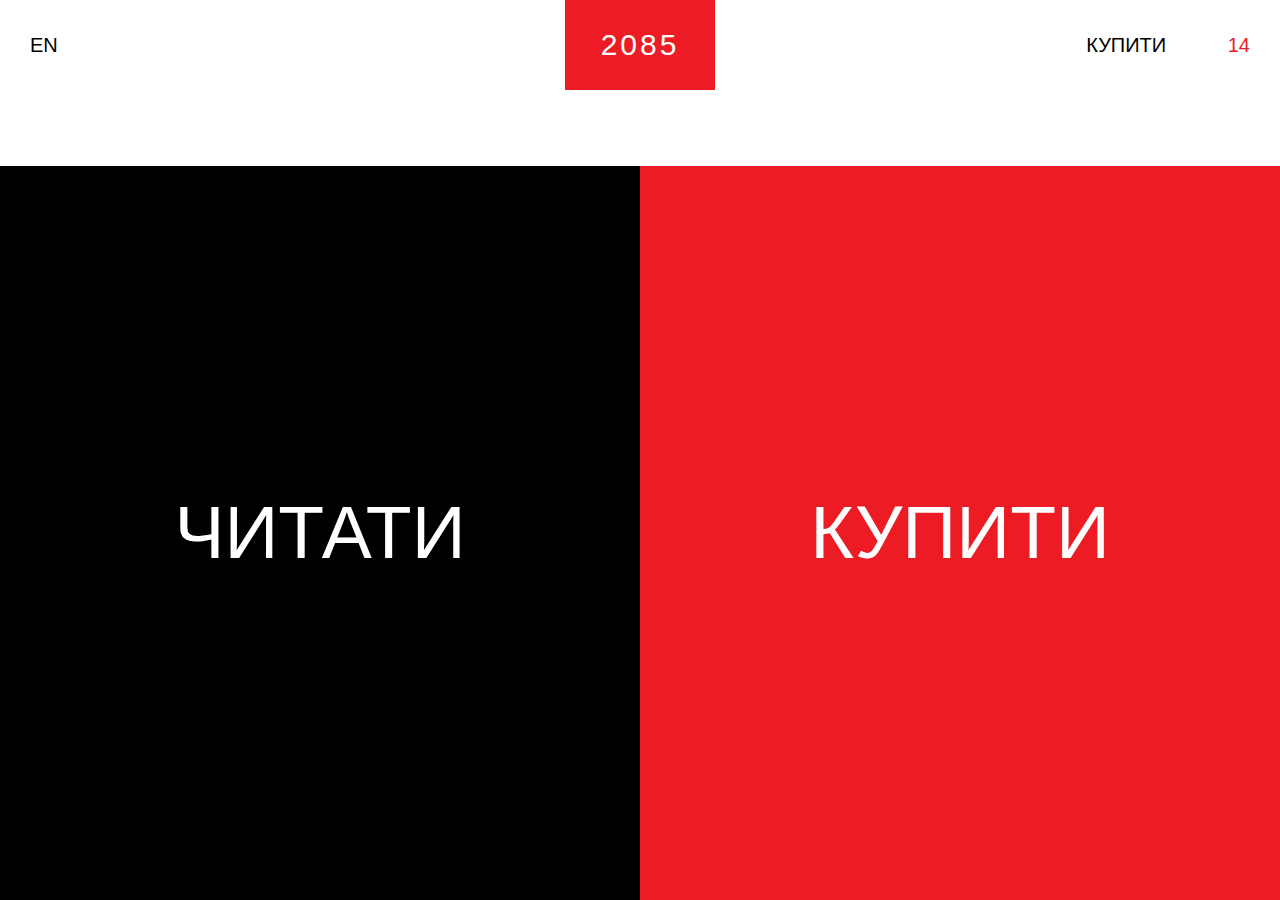
<file: index.html>
<!DOCTYPE html>
<html lang="en">
<head>
    <meta charset="UTF-8">
    <meta http-equiv="X-UA-Compatible" content="IE=edge">
    <meta name="viewport" content="width=device-width, initial-scale=1.0">
    <title>2085</title>
    <link rel="stylesheet" href="./css/main.css">
</head>
<body>
    <nav class="nav">
    <div class="navbar">
        <a href="#" class="navbar-lang navbar-link">EN</a>
        <a href="./" class="navbar-logo">2085</a>
        <a href="./order-personal.html" class="navbar-cart navbar-link">
            <span class="navbar-cart-text">купити</span>
            <span class="navbar-cart-number">14</span>
        </a>
        <div class="shop-basket">
    <div class="shop-basket-item">
        <div class="shop-basket-item-photo">
            <img class="shop-basket-item-photo-img" src="./img/beer/2085-1.png" alt="shop-basket-item-img">
        </div>
        <div class="shop-basket-item-content">
            <p class="shop-basket-item-name">2085-3 Hoppy Mexican Lager</p>
            <p class="shop-basket-item-price">
                <span>49</span>
                <span>uah</span>
            </p>
            <div class="shop-basket-item-counter">
                <span></span>
                <span>1</span>
                <span></span>
            </div>
            <div class="shop-basket-item-delete"></div>
        </div>
    </div>
    <div class="shop-basket-sum">
        <span>Загальна сума:</span>
        <span class="shop-basket-sum-number">
            <span>49</span>
            <span>uah</span>
        </span>
    </div>
    <a href="#" class="shop-basket-btn">оформити замовлення</a>
</div>
    </div>
    <div class="nav-ticker">
        <div class="nav-ticker-content">
            <a href="#" class="nav-ticker-link">INSTAGRAM</a>
            <a href="#" class="nav-ticker-link">TELEGRAM</a>
            <a href="#" class="nav-ticker-link">TEL: +38 099 222 33 44</a>
            <a href="#" class="nav-ticker-link">INSTAGRAM</a>
            <a href="#" class="nav-ticker-link">TELEGRAM</a>
            <a href="#" class="nav-ticker-link">TEL: +38 099 222 33 44</a>
        </div>
    </div>
</nav>
    <section class="main-menu">
    <a href="./about-us.html" class="main-menu-item _1">
        <span>читати</span>
    </a>
    <a href="./shop.html" class="main-menu-item _2">
        <span>купити</span>
    </a>
</section>
</body>
</html>
</file>
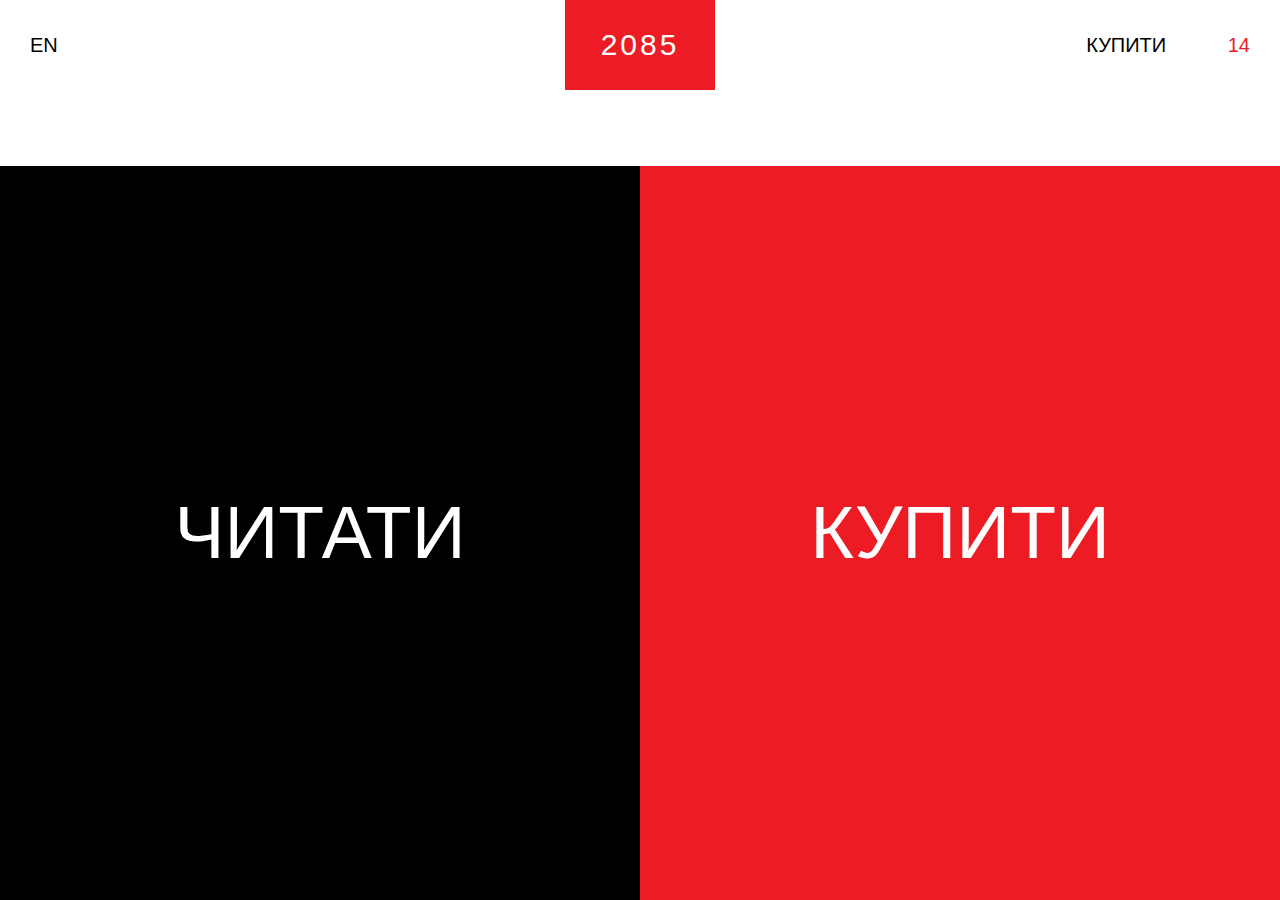
<file: html/index.html>
<!DOCTYPE html>
<html lang="en">
<head>
    <meta charset="UTF-8">
    <meta http-equiv="X-UA-Compatible" content="IE=edge">
    <meta name="viewport" content="width=device-width, initial-scale=1.0">
    <title>2085</title>
    <link rel="stylesheet" href="../css/main.css">
</head>
<body>
    <nav class="nav">
    <div class="navbar">
        <a href="#" class="navbar-lang navbar-link">EN</a>
        <a href="./" class="navbar-logo">2085</a>
        <a href="./order-personal.html" class="navbar-cart navbar-link">
            <span class="navbar-cart-text">купити</span>
            <span class="navbar-cart-number">14</span>
        </a>
        <div class="shop-basket">
    <div class="shop-basket-item">
        <div class="shop-basket-item-photo">
            <img class="shop-basket-item-photo-img" src="../img/beer/2085-1.png" alt="shop-basket-item-img">
        </div>
        <div class="shop-basket-item-content">
            <p class="shop-basket-item-name">2085-3 Hoppy Mexican Lager</p>
            <p class="shop-basket-item-price">
                <span>49</span>
                <span>uah</span>
            </p>
            <div class="shop-basket-item-counter">
                <span></span>
                <span>1</span>
                <span></span>
            </div>
            <div class="shop-basket-item-delete"></div>
        </div>
    </div>
    <div class="shop-basket-sum">
        <span>Загальна сума:</span>
        <span class="shop-basket-sum-number">
            <span>49</span>
            <span>uah</span>
        </span>
    </div>
    <a href="#" class="shop-basket-btn">оформити замовлення</a>
</div>
    </div>
    <div class="nav-ticker">
        <div class="nav-ticker-content">
            <a href="#" class="nav-ticker-link">INSTAGRAM</a>
            <a href="#" class="nav-ticker-link">TELEGRAM</a>
            <a href="#" class="nav-ticker-link">TEL: +38 099 222 33 44</a>
            <a href="#" class="nav-ticker-link">INSTAGRAM</a>
            <a href="#" class="nav-ticker-link">TELEGRAM</a>
            <a href="#" class="nav-ticker-link">TEL: +38 099 222 33 44</a>
        </div>
    </div>
</nav>
    <section class="main-menu">
    <a href="./about-us.html" class="main-menu-item _1">
        <span>читати</span>
    </a>
    <a href="./shop.html" class="main-menu-item _2">
        <span>купити</span>
    </a>
</section>
</body>
</html>
</file>
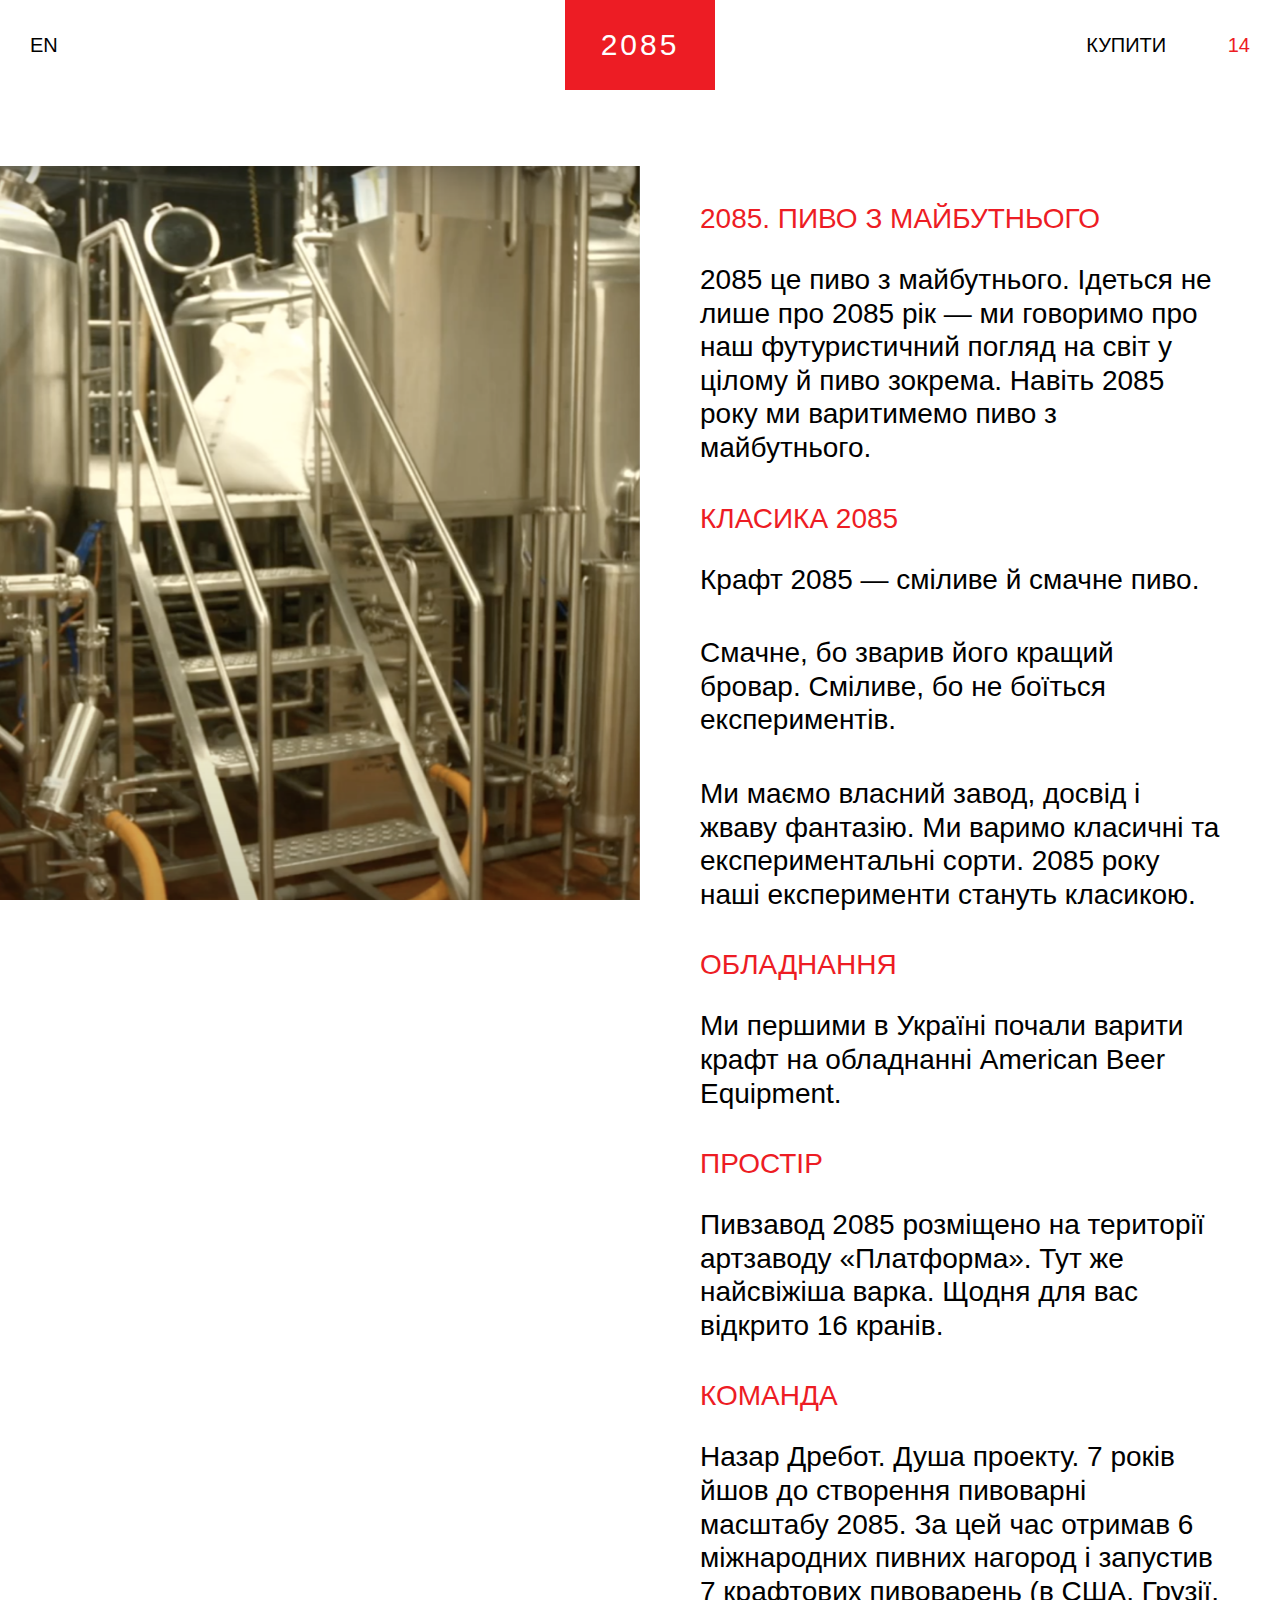
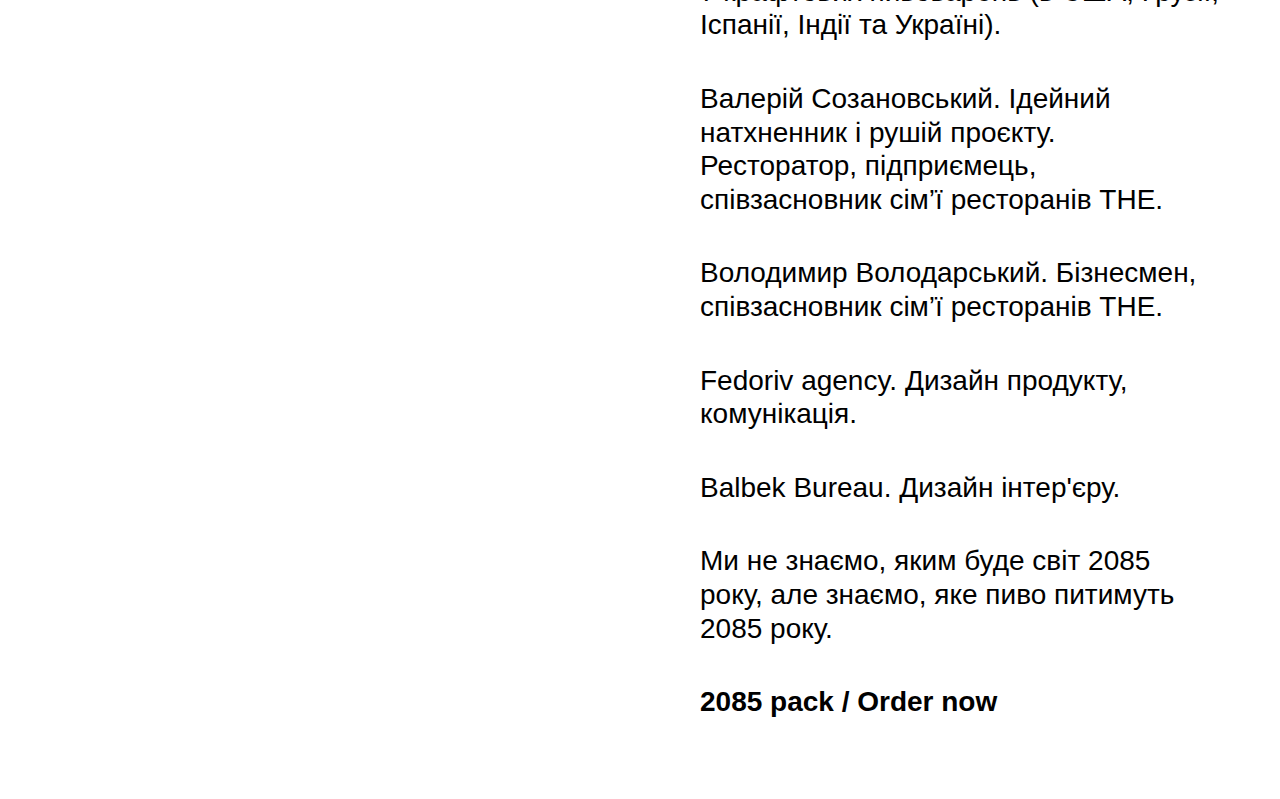
<file: about-us.html>
<!DOCTYPE html>
<html lang="en">
<head>
    <meta charset="UTF-8">
    <meta http-equiv="X-UA-Compatible" content="IE=edge">
    <meta name="viewport" content="width=device-width, initial-scale=1.0">
    <title>2085</title>
    <link rel="stylesheet" href="./css/main.css">
</head>
<body>
    <nav class="nav">
    <div class="navbar">
        <a href="#" class="navbar-lang navbar-link">EN</a>
        <a href="./" class="navbar-logo">2085</a>
        <a href="./order-personal.html" class="navbar-cart navbar-link">
            <span class="navbar-cart-text">купити</span>
            <span class="navbar-cart-number">14</span>
        </a>
        <div class="shop-basket">
    <div class="shop-basket-item">
        <div class="shop-basket-item-photo">
            <img class="shop-basket-item-photo-img" src="./img/beer/2085-1.png" alt="shop-basket-item-img">
        </div>
        <div class="shop-basket-item-content">
            <p class="shop-basket-item-name">2085-3 Hoppy Mexican Lager</p>
            <p class="shop-basket-item-price">
                <span>49</span>
                <span>uah</span>
            </p>
            <div class="shop-basket-item-counter">
                <span></span>
                <span>1</span>
                <span></span>
            </div>
            <div class="shop-basket-item-delete"></div>
        </div>
    </div>
    <div class="shop-basket-sum">
        <span>Загальна сума:</span>
        <span class="shop-basket-sum-number">
            <span>49</span>
            <span>uah</span>
        </span>
    </div>
    <a href="#" class="shop-basket-btn">оформити замовлення</a>
</div>
    </div>
    <div class="nav-ticker">
        <div class="nav-ticker-content">
            <a href="#" class="nav-ticker-link">INSTAGRAM</a>
            <a href="#" class="nav-ticker-link">TELEGRAM</a>
            <a href="#" class="nav-ticker-link">TEL: +38 099 222 33 44</a>
            <a href="#" class="nav-ticker-link">INSTAGRAM</a>
            <a href="#" class="nav-ticker-link">TELEGRAM</a>
            <a href="#" class="nav-ticker-link">TEL: +38 099 222 33 44</a>
        </div>
    </div>
</nav>
    <section class="about-us">
    <div>
        <div class="about-us-img"></div>
    </div>
    <div class="about-us-content">
        <h3 class="about-us-heading">2085. ПИВО З МАЙБУТНЬОГО</h3>
        <p class="about-us-text">2085 це пиво з майбутнього. Ідеться не лише про 2085 рік — ми говоримо про наш футуристичний погляд на світ у цілому й пиво зокрема. Навіть 2085 року ми варитимемо пиво з майбутнього.</p>
        <h3 class="about-us-heading">КЛАСИКА 2085</h3>
        <p class="about-us-text">Крафт 2085 — сміливе й смачне пиво.</p>
        <p class="about-us-text">Смачне, бо зварив його кращий бровар. Сміливе, бо не боїться експериментів.</p>
        <p class="about-us-text">Ми маємо власний завод, досвід і жваву фантазію. Ми варимо класичні та експериментальні сорти. 2085 року наші експерименти стануть класикою.</p>
        <h3 class="about-us-heading">ОБЛАДНАННЯ</h3>
        <p class="about-us-text">Ми першими в Україні почали варити крафт на обладнанні American Beer Equipment.</p>
        <h3 class="about-us-heading">ПРОСТІР</h3>
        <p class="about-us-text">Пивзавод 2085 розміщено на території артзаводу «Платформа». Тут же найсвіжіша варка. Щодня для вас відкрито 16 кранів.</p>
        <h3 class="about-us-heading">КОМАНДА</h3>
        <p class="about-us-text">Назар Дребот. Душа проекту. 7 років йшов до створення пивоварні масштабу 2085. За цей час отримав 6 міжнародних пивних нагород і запустив 7 крафтових пивоварень (в США, Грузії, Іспанії, Індії та Україні).</p>
        <p class="about-us-text">Валерій Созановський. Ідейний натхненник і рушій проєкту. Ресторатор, підприємець, співзасновник сім’ї ресторанів THE.</p>
        <p class="about-us-text">Володимир Володарський. Бізнесмен, співзасновник сім’ї ресторанів THE.</p>
        <p class="about-us-text">Fedoriv agency. Дизайн продукту, комунікація.</p>
        <p class="about-us-text">Balbek Bureau. Дизайн інтер'єру.</p>
        <p class="about-us-text">Ми не знаємо, яким буде світ 2085 року, але знаємо, яке пиво питимуть 2085 року.</p>
        <p class="about-us-text _bold">2085 pack / Order now</p>
    </div>
</section>
</body>
</html>
</file>
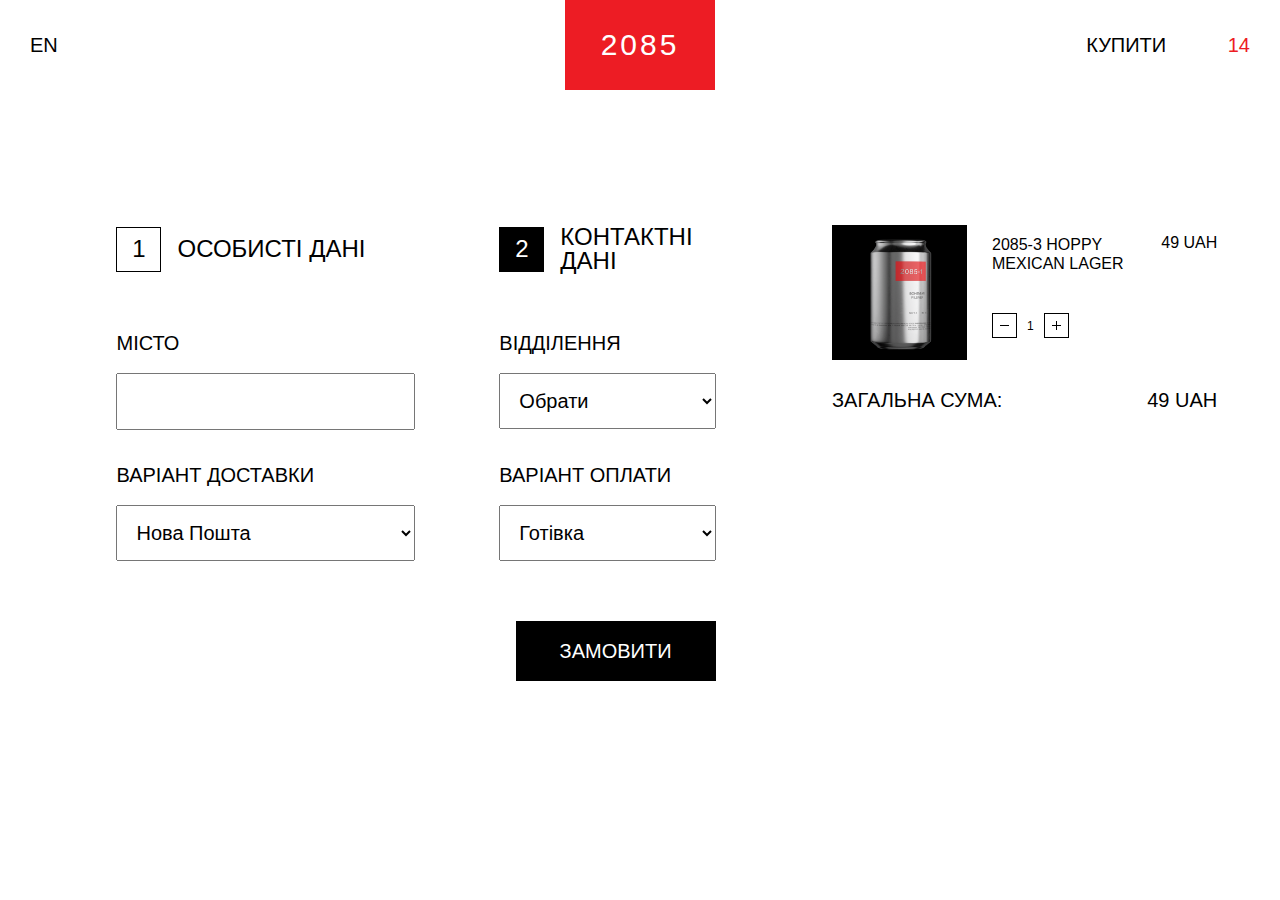
<file: order-contacts.html>
<!DOCTYPE html>
<html lang="en">
<head>
    <meta charset="UTF-8">
    <meta http-equiv="X-UA-Compatible" content="IE=edge">
    <meta name="viewport" content="width=device-width, initial-scale=1.0">
    <title>2085</title>
    <link rel="stylesheet" href="./css/main.css">
</head>
<body>
    <nav class="nav">
    <div class="navbar">
        <a href="#" class="navbar-lang navbar-link">EN</a>
        <a href="./" class="navbar-logo">2085</a>
        <a href="./order-personal.html" class="navbar-cart navbar-link">
            <span class="navbar-cart-text">купити</span>
            <span class="navbar-cart-number">14</span>
        </a>
        <div class="shop-basket">
    <div class="shop-basket-item">
        <div class="shop-basket-item-photo">
            <img class="shop-basket-item-photo-img" src="./img/beer/2085-1.png" alt="shop-basket-item-img">
        </div>
        <div class="shop-basket-item-content">
            <p class="shop-basket-item-name">2085-3 Hoppy Mexican Lager</p>
            <p class="shop-basket-item-price">
                <span>49</span>
                <span>uah</span>
            </p>
            <div class="shop-basket-item-counter">
                <span></span>
                <span>1</span>
                <span></span>
            </div>
            <div class="shop-basket-item-delete"></div>
        </div>
    </div>
    <div class="shop-basket-sum">
        <span>Загальна сума:</span>
        <span class="shop-basket-sum-number">
            <span>49</span>
            <span>uah</span>
        </span>
    </div>
    <a href="#" class="shop-basket-btn">оформити замовлення</a>
</div>
    </div>
    <div class="nav-ticker">
        <div class="nav-ticker-content">
            <a href="#" class="nav-ticker-link">INSTAGRAM</a>
            <a href="#" class="nav-ticker-link">TELEGRAM</a>
            <a href="#" class="nav-ticker-link">TEL: +38 099 222 33 44</a>
            <a href="#" class="nav-ticker-link">INSTAGRAM</a>
            <a href="#" class="nav-ticker-link">TELEGRAM</a>
            <a href="#" class="nav-ticker-link">TEL: +38 099 222 33 44</a>
        </div>
    </div>
</nav>
    <section class="order">
    <div class="order-form">
        <div class="order-form-tabs-item">
            <span class="order-form-tabs-item-num">1</span>
            <span>особисті дані</span>
        </div>
        <div class="order-form-tabs-item selected">
            <span class="order-form-tabs-item-num">2</span>
            <span>контактні дані</span>
        </div>
        <div class="order-form-item">
            <label for="" class="order-form-label">місто</label>
            <input type="text" class="order-form-input">
        </div>
        <div class="order-form-item">
            <label for="" class="order-form-label">відділення</label>
            <select class="order-form-input">
                <option value="" selected disabled>Обрати</option>
            </select>
        </div>
        <div class="order-form-item">
            <label for="" class="order-form-label">варіант доставки</label>
            <select class="order-form-input">
                <option value="" selected>Нова Пошта</option>
            </select>
        </div>
        <div class="order-form-item">
            <label for="" class="order-form-label">варіант оплати</label>
            <select class="order-form-input">
                <option value="Готівка" selected>Готівка</option>
                <option value="Карта">Карта</option>
            </select>
        </div>
        <div></div>
        <a href="#" class="order-form-btn">замовити</a>
    </div>
    <div class="order-list">
        <div class="order-list-item">
            <div class="order-list-item-photo">
                <img class="order-list-item-photo-img" src="./img/beer/2085-1.png" alt="shop-basket-item-img">
            </div>
            <div class="order-list-item-content">
                <p class="order-list-item-name">2085-3 Hoppy Mexican Lager</p>
                <p class="order-list-item-price">
                    <span>49</span>
                    <span>uah</span>
                </p>
                <div class="order-list-item-counter">
                    <span class="order-list-item-counter-btn"></span>
                    <span class="order-list-item-counter-num">1</span>
                    <span class="order-list-item-counter-btn _plus"></span>
                </div>
                <div class="order-list-item-delete"></div>
            </div>
        </div>
        <div class="order-list-sum">
            <span>Загальна сума:</span>
            <span class="order-list-sum-number">
                <span>49</span>
                <span>uah</span>
            </span>
        </div>
    </div>
</section>
</body>
</html>
</file>
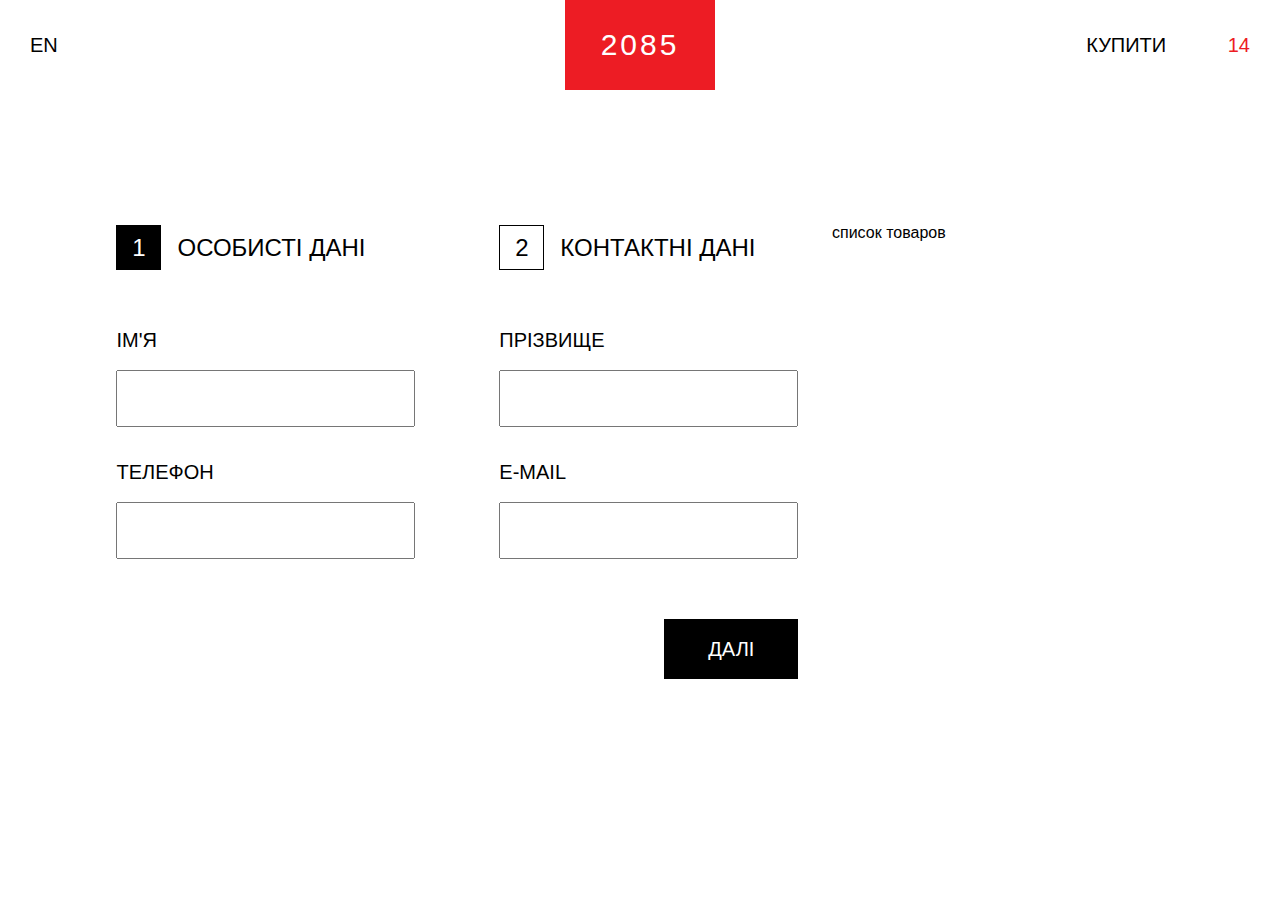
<file: order-personal.html>
<!DOCTYPE html>
<html lang="en">
<head>
    <meta charset="UTF-8">
    <meta http-equiv="X-UA-Compatible" content="IE=edge">
    <meta name="viewport" content="width=device-width, initial-scale=1.0">
    <title>2085</title>
    <link rel="stylesheet" href="./css/main.css">
</head>
<body>
    <nav class="nav">
    <div class="navbar">
        <a href="#" class="navbar-lang navbar-link">EN</a>
        <a href="./" class="navbar-logo">2085</a>
        <a href="./order-personal.html" class="navbar-cart navbar-link">
            <span class="navbar-cart-text">купити</span>
            <span class="navbar-cart-number">14</span>
        </a>
        <div class="shop-basket">
    <div class="shop-basket-item">
        <div class="shop-basket-item-photo">
            <img class="shop-basket-item-photo-img" src="./img/beer/2085-1.png" alt="shop-basket-item-img">
        </div>
        <div class="shop-basket-item-content">
            <p class="shop-basket-item-name">2085-3 Hoppy Mexican Lager</p>
            <p class="shop-basket-item-price">
                <span>49</span>
                <span>uah</span>
            </p>
            <div class="shop-basket-item-counter">
                <span></span>
                <span>1</span>
                <span></span>
            </div>
            <div class="shop-basket-item-delete"></div>
        </div>
    </div>
    <div class="shop-basket-sum">
        <span>Загальна сума:</span>
        <span class="shop-basket-sum-number">
            <span>49</span>
            <span>uah</span>
        </span>
    </div>
    <a href="#" class="shop-basket-btn">оформити замовлення</a>
</div>
    </div>
    <div class="nav-ticker">
        <div class="nav-ticker-content">
            <a href="#" class="nav-ticker-link">INSTAGRAM</a>
            <a href="#" class="nav-ticker-link">TELEGRAM</a>
            <a href="#" class="nav-ticker-link">TEL: +38 099 222 33 44</a>
            <a href="#" class="nav-ticker-link">INSTAGRAM</a>
            <a href="#" class="nav-ticker-link">TELEGRAM</a>
            <a href="#" class="nav-ticker-link">TEL: +38 099 222 33 44</a>
        </div>
    </div>
</nav>
    <section class="order">
    <div class="order-form">
        <!-- <div class="order-form-tabs"> -->
            <div class="order-form-tabs-item selected">
                <span class="order-form-tabs-item-num">1</span>
                <span>особисті дані</span>
            </div>
            <div class="order-form-tabs-item">
                <span class="order-form-tabs-item-num">2</span>
                <span>контактні дані</span>
            </div>
        <!-- </div> -->
        <!-- <div class="order-form-content"> -->
            <div class="order-form-item">
                <label for="" class="order-form-label">ім'я</label>
                <input type="text" class="order-form-input">
            </div>
            <div class="order-form-item">
                <label for="" class="order-form-label">прізвище</label>
                <input type="text" class="order-form-input">
            </div>
            <div class="order-form-item">
                <label for="" class="order-form-label">телефон</label>
                <input type="text" class="order-form-input">
            </div>
            <div class="order-form-item">
                <label for="" class="order-form-label">e-mail</label>
                <input type="text" class="order-form-input">
            </div>
            <div></div>
            <a href="./order-contacts.html" class="order-form-btn">далі</a>
        <!-- </div> -->
    </div>
    <div class="order-list">список товаров</div>
</section>
</body>
</html>
</file>
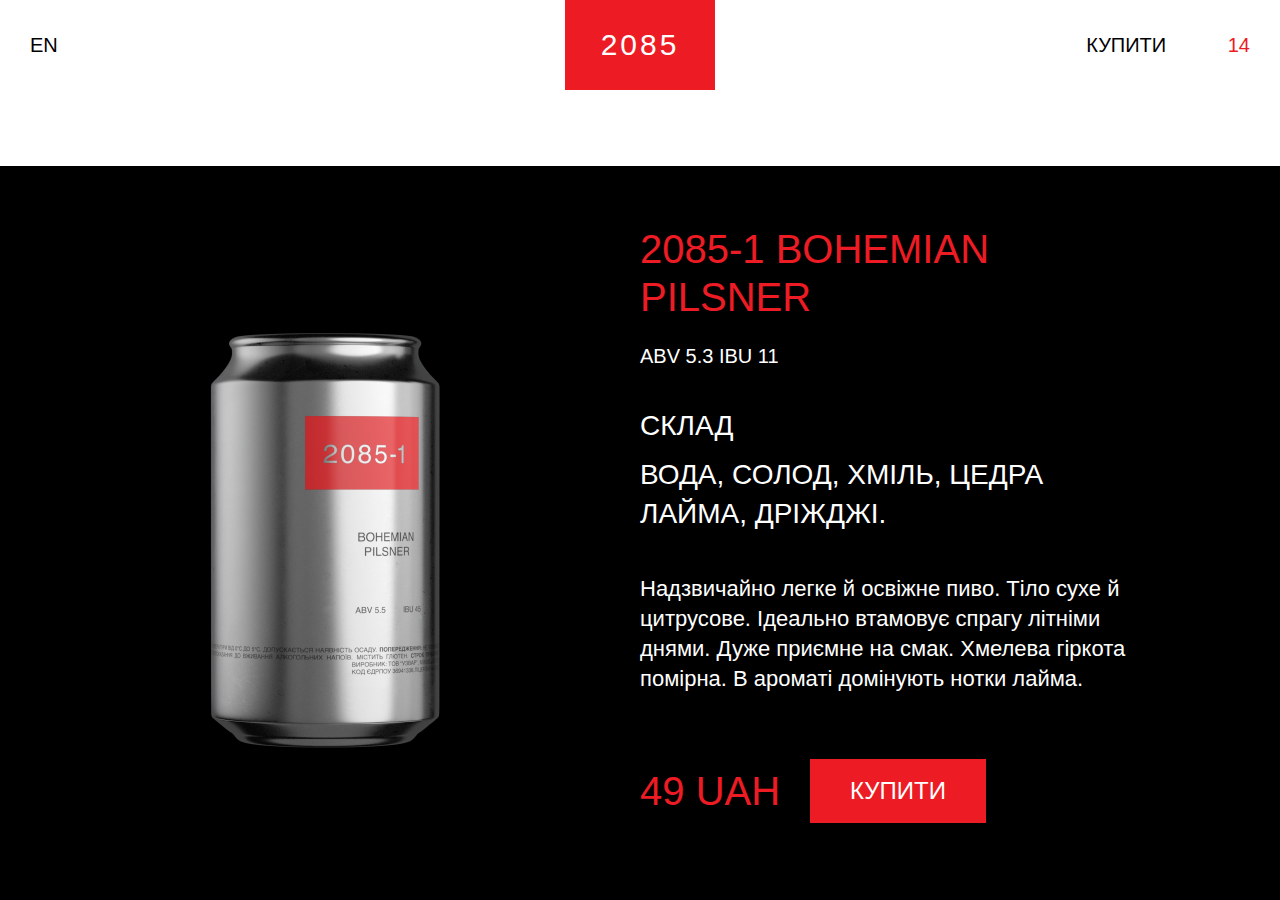
<file: product-page.html>
<!DOCTYPE html>
<html lang="en">
<head>
    <meta charset="UTF-8">
    <meta http-equiv="X-UA-Compatible" content="IE=edge">
    <meta name="viewport" content="width=device-width, initial-scale=1.0">
    <title>2085</title>
    <link rel="stylesheet" href="./css/main.css">
</head>
<body>
    <nav class="nav">
    <div class="navbar">
        <a href="#" class="navbar-lang navbar-link">EN</a>
        <a href="./" class="navbar-logo">2085</a>
        <a href="./order-personal.html" class="navbar-cart navbar-link">
            <span class="navbar-cart-text">купити</span>
            <span class="navbar-cart-number">14</span>
        </a>
        <div class="shop-basket">
    <div class="shop-basket-item">
        <div class="shop-basket-item-photo">
            <img class="shop-basket-item-photo-img" src="./img/beer/2085-1.png" alt="shop-basket-item-img">
        </div>
        <div class="shop-basket-item-content">
            <p class="shop-basket-item-name">2085-3 Hoppy Mexican Lager</p>
            <p class="shop-basket-item-price">
                <span>49</span>
                <span>uah</span>
            </p>
            <div class="shop-basket-item-counter">
                <span></span>
                <span>1</span>
                <span></span>
            </div>
            <div class="shop-basket-item-delete"></div>
        </div>
    </div>
    <div class="shop-basket-sum">
        <span>Загальна сума:</span>
        <span class="shop-basket-sum-number">
            <span>49</span>
            <span>uah</span>
        </span>
    </div>
    <a href="#" class="shop-basket-btn">оформити замовлення</a>
</div>
    </div>
    <div class="nav-ticker">
        <div class="nav-ticker-content">
            <a href="#" class="nav-ticker-link">INSTAGRAM</a>
            <a href="#" class="nav-ticker-link">TELEGRAM</a>
            <a href="#" class="nav-ticker-link">TEL: +38 099 222 33 44</a>
            <a href="#" class="nav-ticker-link">INSTAGRAM</a>
            <a href="#" class="nav-ticker-link">TELEGRAM</a>
            <a href="#" class="nav-ticker-link">TEL: +38 099 222 33 44</a>
        </div>
    </div>
</nav>
    <section class="product-info">
    <div>
        <div class="product-info-fixed">
            <img src="./img/beer/2085-1.png" alt="product-img" class="product-info-img">
        </div>
    </div>
    <div class="product-info-content">
        <h3 class="product-info-name">2085-1 BOHEMIAN PILSNER</h3>
        <p class="product-info-density">ABV 5.3 IBU 11</p>
        <p class="product-info-consist">Склад</p>
        <p class="product-info-consist">Вода, солод, хміль, цедра лайма, дріжджі.</p>
        <p class="product-info-descript">Надзвичайно легке й освіжне пиво. Тіло сухе й цитрусове. Ідеально втамовує спрагу літніми днями. Дуже приємне на смак. Хмелева гіркота помірна. В ароматі домінують нотки лайма.</p>
        <div class="product-info-purchase">
            <p class="product-info-price">
                <span>49</span>
                <span>uah</span>
            </p>
            <a href="#" class="product-info-btn">купити</a>
        </div>
    </div>
</section>
</body>
</html>
</file>
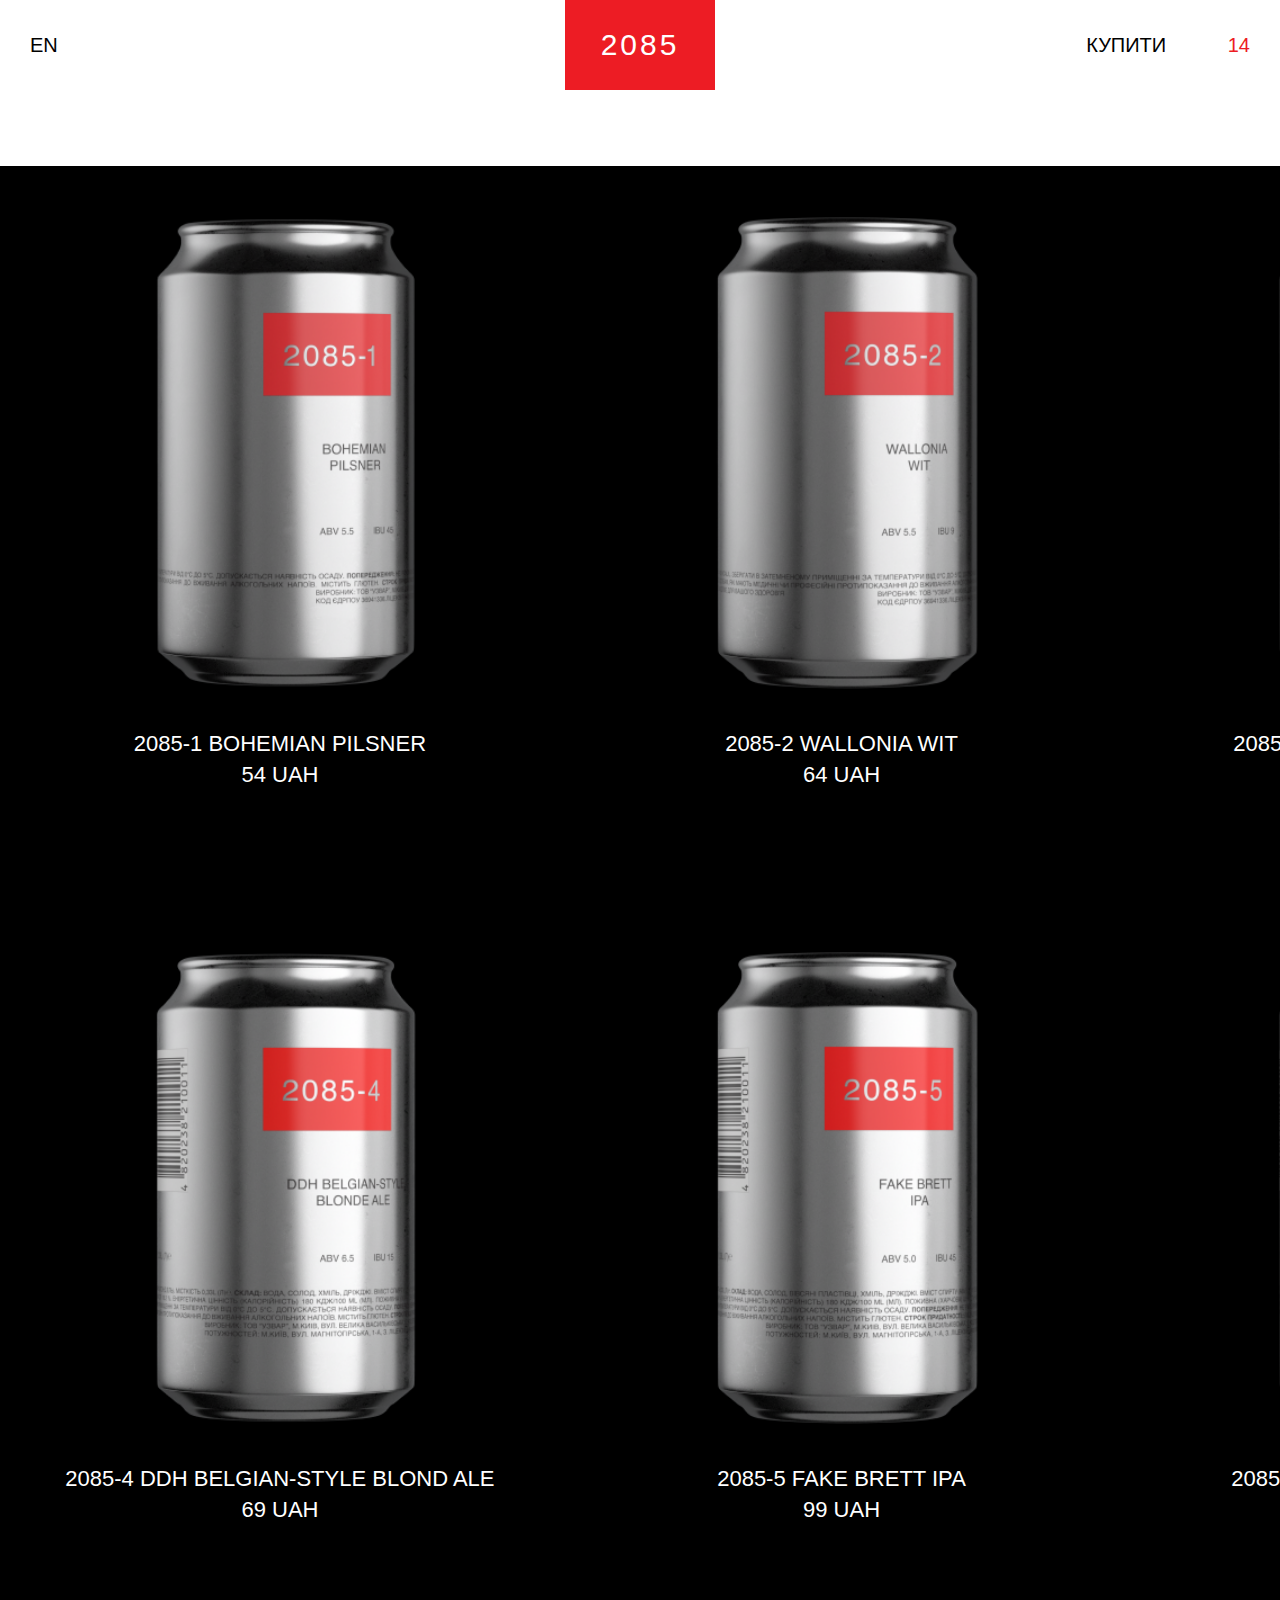
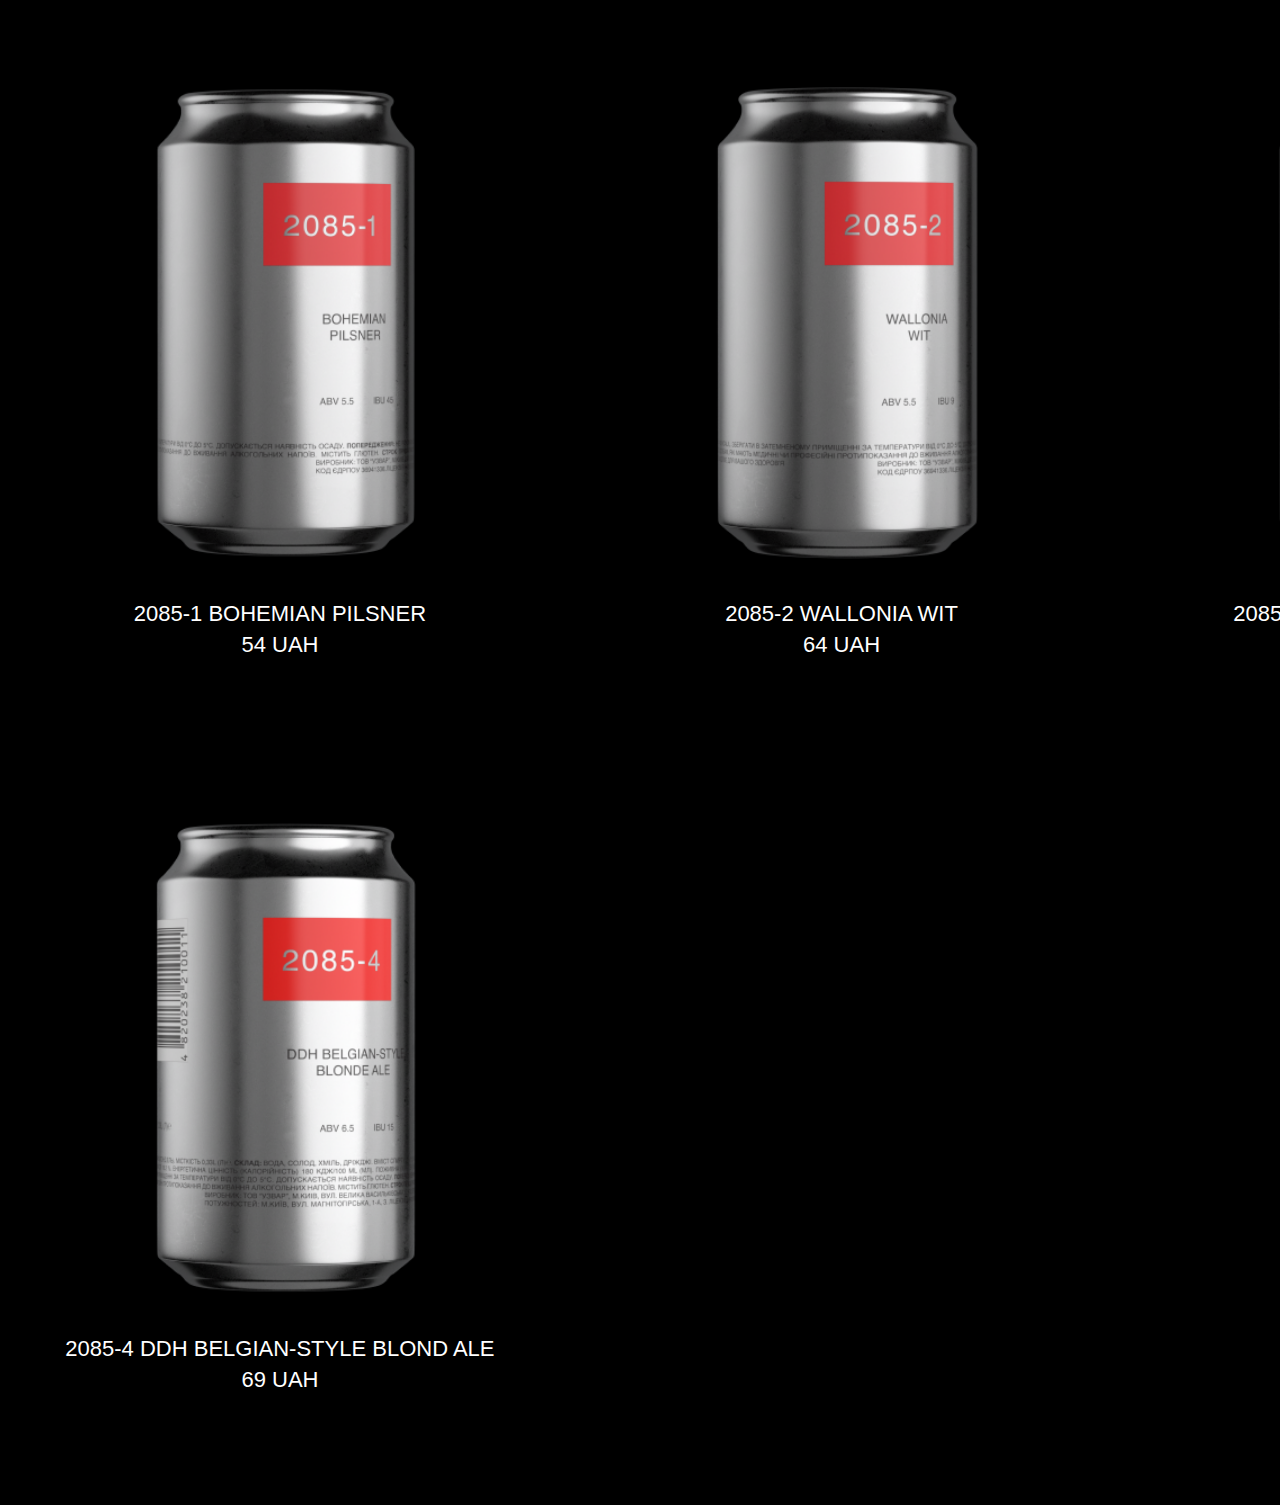
<file: shop.html>
<!DOCTYPE html>
<html lang="en">
<head>
    <meta charset="UTF-8">
    <meta http-equiv="X-UA-Compatible" content="IE=edge">
    <meta name="viewport" content="width=device-width, initial-scale=1.0">
    <title>2085</title>
    <link rel="stylesheet" href="./css/main.css">
</head>
<body>
    <nav class="nav">
    <div class="navbar">
        <a href="#" class="navbar-lang navbar-link">EN</a>
        <a href="./" class="navbar-logo">2085</a>
        <a href="./order-personal.html" class="navbar-cart navbar-link">
            <span class="navbar-cart-text">купити</span>
            <span class="navbar-cart-number">14</span>
        </a>
        <div class="shop-basket">
    <div class="shop-basket-item">
        <div class="shop-basket-item-photo">
            <img class="shop-basket-item-photo-img" src="./img/beer/2085-1.png" alt="shop-basket-item-img">
        </div>
        <div class="shop-basket-item-content">
            <p class="shop-basket-item-name">2085-3 Hoppy Mexican Lager</p>
            <p class="shop-basket-item-price">
                <span>49</span>
                <span>uah</span>
            </p>
            <div class="shop-basket-item-counter">
                <span></span>
                <span>1</span>
                <span></span>
            </div>
            <div class="shop-basket-item-delete"></div>
        </div>
    </div>
    <div class="shop-basket-sum">
        <span>Загальна сума:</span>
        <span class="shop-basket-sum-number">
            <span>49</span>
            <span>uah</span>
        </span>
    </div>
    <a href="#" class="shop-basket-btn">оформити замовлення</a>
</div>
    </div>
    <div class="nav-ticker">
        <div class="nav-ticker-content">
            <a href="#" class="nav-ticker-link">INSTAGRAM</a>
            <a href="#" class="nav-ticker-link">TELEGRAM</a>
            <a href="#" class="nav-ticker-link">TEL: +38 099 222 33 44</a>
            <a href="#" class="nav-ticker-link">INSTAGRAM</a>
            <a href="#" class="nav-ticker-link">TELEGRAM</a>
            <a href="#" class="nav-ticker-link">TEL: +38 099 222 33 44</a>
        </div>
    </div>
</nav>
    <section class="products">
    <a href="./product-page.html" class="products-item">
    <img src="./img/beer/2085-1.png" alt="image" class="products-item-img">
    <div class="products-item-descript">
        <p class="products-item-text">2085-1 BOHEMIAN PILSNER</p>
        <p class="products-item-text">
            <span>54</span>
            <span>UAH</span>
        </p>
    </div>
</a><a href="./product-page.html" class="products-item">
    <img src="./img/beer/2085-2.png" alt="image" class="products-item-img">
    <div class="products-item-descript">
        <p class="products-item-text">2085-2 WALLONIA WIT</p>
        <p class="products-item-text">
            <span>64</span>
            <span>UAH</span>
        </p>
    </div>
</a><a href="./product-page.html" class="products-item">
    <img src="./img/beer/2085-3.png" alt="image" class="products-item-img">
    <div class="products-item-descript">
        <p class="products-item-text">2085-3 HOPPY MEXICAN LAGER</p>
        <p class="products-item-text">
            <span>52</span>
            <span>UAH</span>
        </p>
    </div>
</a><a href="./product-page.html" class="products-item">
    <img src="./img/beer/2085-4.png" alt="image" class="products-item-img">
    <div class="products-item-descript">
        <p class="products-item-text">2085-4 DDH BELGIAN-STYLE BLOND ALE</p>
        <p class="products-item-text">
            <span>69</span>
            <span>UAH</span>
        </p>
    </div>
</a><a href="./product-page.html" class="products-item">
    <img src="./img/beer/2085-5.png" alt="image" class="products-item-img">
    <div class="products-item-descript">
        <p class="products-item-text">2085-5 FAKE BRETT IPA</p>
        <p class="products-item-text">
            <span>99</span>
            <span>UAH</span>
        </p>
    </div>
</a><a href="./product-page.html" class="products-item">
    <img src="./img/beer/2085-6.png" alt="image" class="products-item-img">
    <div class="products-item-descript">
        <p class="products-item-text">2085-6 IRISH-STYLE DRY STOUT</p>
        <p class="products-item-text">
            <span>72</span>
            <span>UAH</span>
        </p>
    </div>
</a><a href="./product-page.html" class="products-item">
    <img src="./img/beer/2085-1.png" alt="image" class="products-item-img">
    <div class="products-item-descript">
        <p class="products-item-text">2085-1 BOHEMIAN PILSNER</p>
        <p class="products-item-text">
            <span>54</span>
            <span>UAH</span>
        </p>
    </div>
</a><a href="./product-page.html" class="products-item">
    <img src="./img/beer/2085-2.png" alt="image" class="products-item-img">
    <div class="products-item-descript">
        <p class="products-item-text">2085-2 WALLONIA WIT</p>
        <p class="products-item-text">
            <span>64</span>
            <span>UAH</span>
        </p>
    </div>
</a><a href="./product-page.html" class="products-item">
    <img src="./img/beer/2085-3.png" alt="image" class="products-item-img">
    <div class="products-item-descript">
        <p class="products-item-text">2085-3 HOPPY MEXICAN LAGER</p>
        <p class="products-item-text">
            <span>52</span>
            <span>UAH</span>
        </p>
    </div>
</a><a href="./product-page.html" class="products-item">
    <img src="./img/beer/2085-4.png" alt="image" class="products-item-img">
    <div class="products-item-descript">
        <p class="products-item-text">2085-4 DDH BELGIAN-STYLE BLOND ALE</p>
        <p class="products-item-text">
            <span>69</span>
            <span>UAH</span>
        </p>
    </div>
</a>
</section>
</body>
</html>
</file>
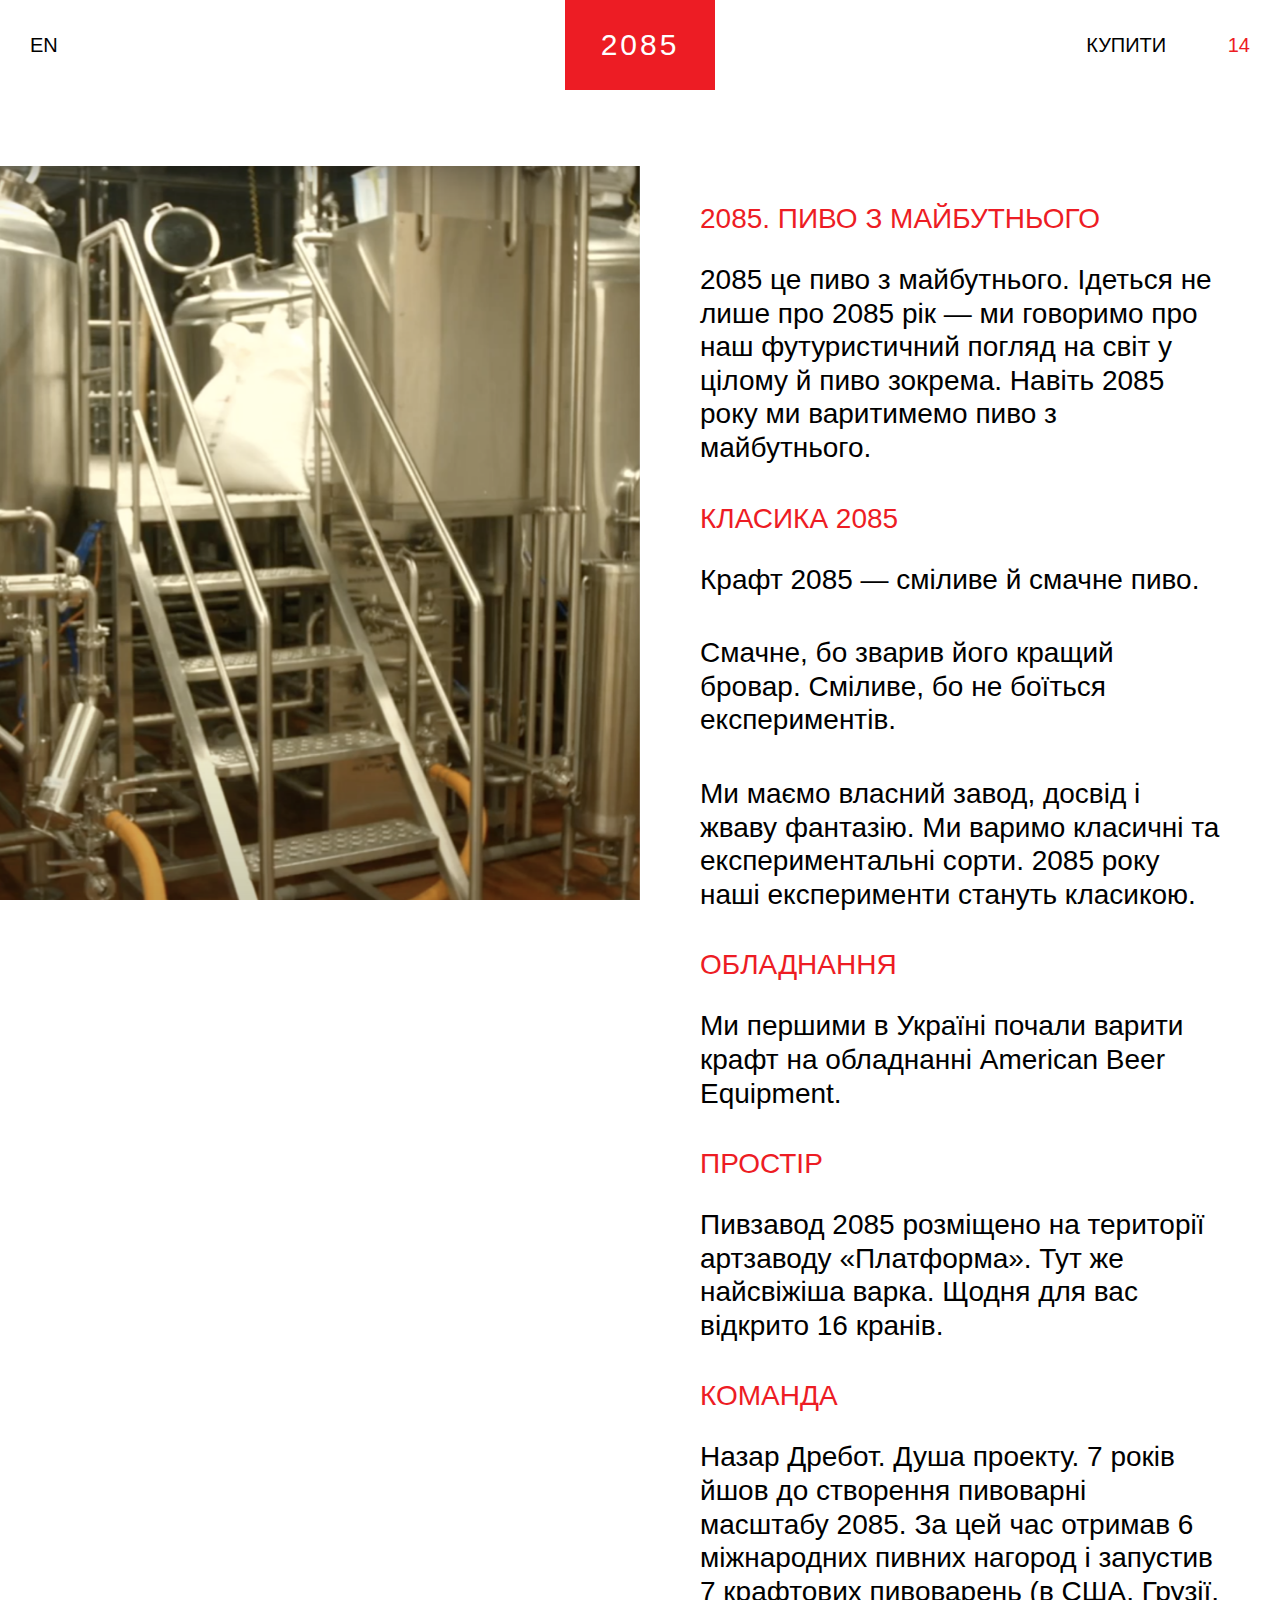
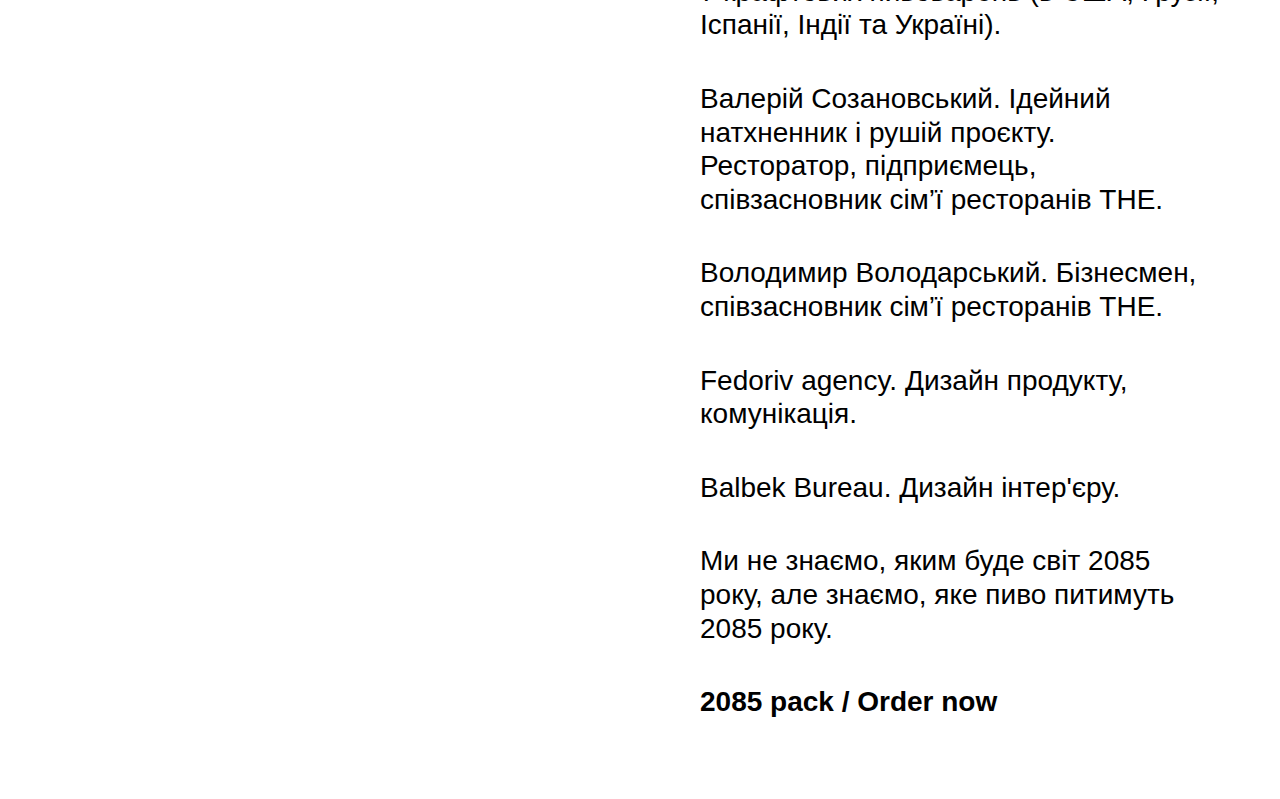
<file: html/about-us.html>
<!DOCTYPE html>
<html lang="en">
<head>
    <meta charset="UTF-8">
    <meta http-equiv="X-UA-Compatible" content="IE=edge">
    <meta name="viewport" content="width=device-width, initial-scale=1.0">
    <title>2085</title>
    <link rel="stylesheet" href="../css/main.css">
</head>
<body>
    <nav class="nav">
    <div class="navbar">
        <a href="#" class="navbar-lang navbar-link">EN</a>
        <a href="./" class="navbar-logo">2085</a>
        <a href="./order-personal.html" class="navbar-cart navbar-link">
            <span class="navbar-cart-text">купити</span>
            <span class="navbar-cart-number">14</span>
        </a>
        <div class="shop-basket">
    <div class="shop-basket-item">
        <div class="shop-basket-item-photo">
            <img class="shop-basket-item-photo-img" src="../img/beer/2085-1.png" alt="shop-basket-item-img">
        </div>
        <div class="shop-basket-item-content">
            <p class="shop-basket-item-name">2085-3 Hoppy Mexican Lager</p>
            <p class="shop-basket-item-price">
                <span>49</span>
                <span>uah</span>
            </p>
            <div class="shop-basket-item-counter">
                <span></span>
                <span>1</span>
                <span></span>
            </div>
            <div class="shop-basket-item-delete"></div>
        </div>
    </div>
    <div class="shop-basket-sum">
        <span>Загальна сума:</span>
        <span class="shop-basket-sum-number">
            <span>49</span>
            <span>uah</span>
        </span>
    </div>
    <a href="#" class="shop-basket-btn">оформити замовлення</a>
</div>
    </div>
    <div class="nav-ticker">
        <div class="nav-ticker-content">
            <a href="#" class="nav-ticker-link">INSTAGRAM</a>
            <a href="#" class="nav-ticker-link">TELEGRAM</a>
            <a href="#" class="nav-ticker-link">TEL: +38 099 222 33 44</a>
            <a href="#" class="nav-ticker-link">INSTAGRAM</a>
            <a href="#" class="nav-ticker-link">TELEGRAM</a>
            <a href="#" class="nav-ticker-link">TEL: +38 099 222 33 44</a>
        </div>
    </div>
</nav>
    <section class="about-us">
    <div>
        <div class="about-us-img"></div>
    </div>
    <div class="about-us-content">
        <h3 class="about-us-heading">2085. ПИВО З МАЙБУТНЬОГО</h3>
        <p class="about-us-text">2085 це пиво з майбутнього. Ідеться не лише про 2085 рік — ми говоримо про наш футуристичний погляд на світ у цілому й пиво зокрема. Навіть 2085 року ми варитимемо пиво з майбутнього.</p>
        <h3 class="about-us-heading">КЛАСИКА 2085</h3>
        <p class="about-us-text">Крафт 2085 — сміливе й смачне пиво.</p>
        <p class="about-us-text">Смачне, бо зварив його кращий бровар. Сміливе, бо не боїться експериментів.</p>
        <p class="about-us-text">Ми маємо власний завод, досвід і жваву фантазію. Ми варимо класичні та експериментальні сорти. 2085 року наші експерименти стануть класикою.</p>
        <h3 class="about-us-heading">ОБЛАДНАННЯ</h3>
        <p class="about-us-text">Ми першими в Україні почали варити крафт на обладнанні American Beer Equipment.</p>
        <h3 class="about-us-heading">ПРОСТІР</h3>
        <p class="about-us-text">Пивзавод 2085 розміщено на території артзаводу «Платформа». Тут же найсвіжіша варка. Щодня для вас відкрито 16 кранів.</p>
        <h3 class="about-us-heading">КОМАНДА</h3>
        <p class="about-us-text">Назар Дребот. Душа проекту. 7 років йшов до створення пивоварні масштабу 2085. За цей час отримав 6 міжнародних пивних нагород і запустив 7 крафтових пивоварень (в США, Грузії, Іспанії, Індії та Україні).</p>
        <p class="about-us-text">Валерій Созановський. Ідейний натхненник і рушій проєкту. Ресторатор, підприємець, співзасновник сім’ї ресторанів THE.</p>
        <p class="about-us-text">Володимир Володарський. Бізнесмен, співзасновник сім’ї ресторанів THE.</p>
        <p class="about-us-text">Fedoriv agency. Дизайн продукту, комунікація.</p>
        <p class="about-us-text">Balbek Bureau. Дизайн інтер'єру.</p>
        <p class="about-us-text">Ми не знаємо, яким буде світ 2085 року, але знаємо, яке пиво питимуть 2085 року.</p>
        <p class="about-us-text _bold">2085 pack / Order now</p>
    </div>
</section>
</body>
</html>
</file>
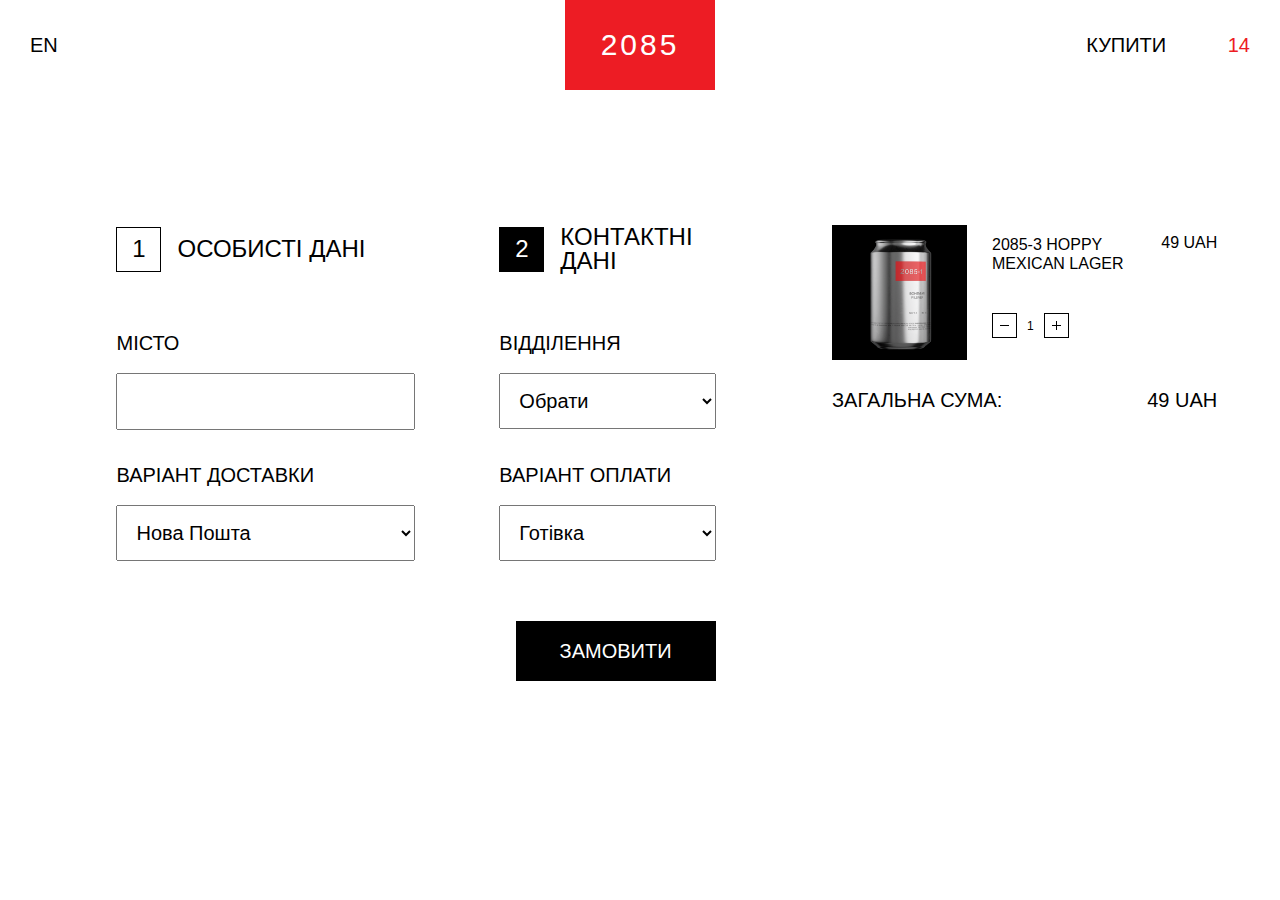
<file: html/order-contacts.html>
<!DOCTYPE html>
<html lang="en">
<head>
    <meta charset="UTF-8">
    <meta http-equiv="X-UA-Compatible" content="IE=edge">
    <meta name="viewport" content="width=device-width, initial-scale=1.0">
    <title>2085</title>
    <link rel="stylesheet" href="../css/main.css">
</head>
<body>
    <nav class="nav">
    <div class="navbar">
        <a href="#" class="navbar-lang navbar-link">EN</a>
        <a href="./" class="navbar-logo">2085</a>
        <a href="./order-personal.html" class="navbar-cart navbar-link">
            <span class="navbar-cart-text">купити</span>
            <span class="navbar-cart-number">14</span>
        </a>
        <div class="shop-basket">
    <div class="shop-basket-item">
        <div class="shop-basket-item-photo">
            <img class="shop-basket-item-photo-img" src="../img/beer/2085-1.png" alt="shop-basket-item-img">
        </div>
        <div class="shop-basket-item-content">
            <p class="shop-basket-item-name">2085-3 Hoppy Mexican Lager</p>
            <p class="shop-basket-item-price">
                <span>49</span>
                <span>uah</span>
            </p>
            <div class="shop-basket-item-counter">
                <span></span>
                <span>1</span>
                <span></span>
            </div>
            <div class="shop-basket-item-delete"></div>
        </div>
    </div>
    <div class="shop-basket-sum">
        <span>Загальна сума:</span>
        <span class="shop-basket-sum-number">
            <span>49</span>
            <span>uah</span>
        </span>
    </div>
    <a href="#" class="shop-basket-btn">оформити замовлення</a>
</div>
    </div>
    <div class="nav-ticker">
        <div class="nav-ticker-content">
            <a href="#" class="nav-ticker-link">INSTAGRAM</a>
            <a href="#" class="nav-ticker-link">TELEGRAM</a>
            <a href="#" class="nav-ticker-link">TEL: +38 099 222 33 44</a>
            <a href="#" class="nav-ticker-link">INSTAGRAM</a>
            <a href="#" class="nav-ticker-link">TELEGRAM</a>
            <a href="#" class="nav-ticker-link">TEL: +38 099 222 33 44</a>
        </div>
    </div>
</nav>
    <section class="order">
    <div class="order-form">
        <div class="order-form-tabs-item">
            <span class="order-form-tabs-item-num">1</span>
            <span>особисті дані</span>
        </div>
        <div class="order-form-tabs-item selected">
            <span class="order-form-tabs-item-num">2</span>
            <span>контактні дані</span>
        </div>
        <div class="order-form-item">
            <label for="" class="order-form-label">місто</label>
            <input type="text" class="order-form-input">
        </div>
        <div class="order-form-item">
            <label for="" class="order-form-label">відділення</label>
            <select class="order-form-input">
                <option value="" selected disabled>Обрати</option>
            </select>
        </div>
        <div class="order-form-item">
            <label for="" class="order-form-label">варіант доставки</label>
            <select class="order-form-input">
                <option value="" selected>Нова Пошта</option>
            </select>
        </div>
        <div class="order-form-item">
            <label for="" class="order-form-label">варіант оплати</label>
            <select class="order-form-input">
                <option value="Готівка" selected>Готівка</option>
                <option value="Карта">Карта</option>
            </select>
        </div>
        <div></div>
        <a href="#" class="order-form-btn">замовити</a>
    </div>
    <div class="order-list">
        <div class="order-list-item">
            <div class="order-list-item-photo">
                <img class="order-list-item-photo-img" src="../img/beer/2085-1.png" alt="shop-basket-item-img">
            </div>
            <div class="order-list-item-content">
                <p class="order-list-item-name">2085-3 Hoppy Mexican Lager</p>
                <p class="order-list-item-price">
                    <span>49</span>
                    <span>uah</span>
                </p>
                <div class="order-list-item-counter">
                    <span class="order-list-item-counter-btn"></span>
                    <span class="order-list-item-counter-num">1</span>
                    <span class="order-list-item-counter-btn _plus"></span>
                </div>
                <div class="order-list-item-delete"></div>
            </div>
        </div>
        <div class="order-list-sum">
            <span>Загальна сума:</span>
            <span class="order-list-sum-number">
                <span>49</span>
                <span>uah</span>
            </span>
        </div>
    </div>
</section>
</body>
</html>
</file>
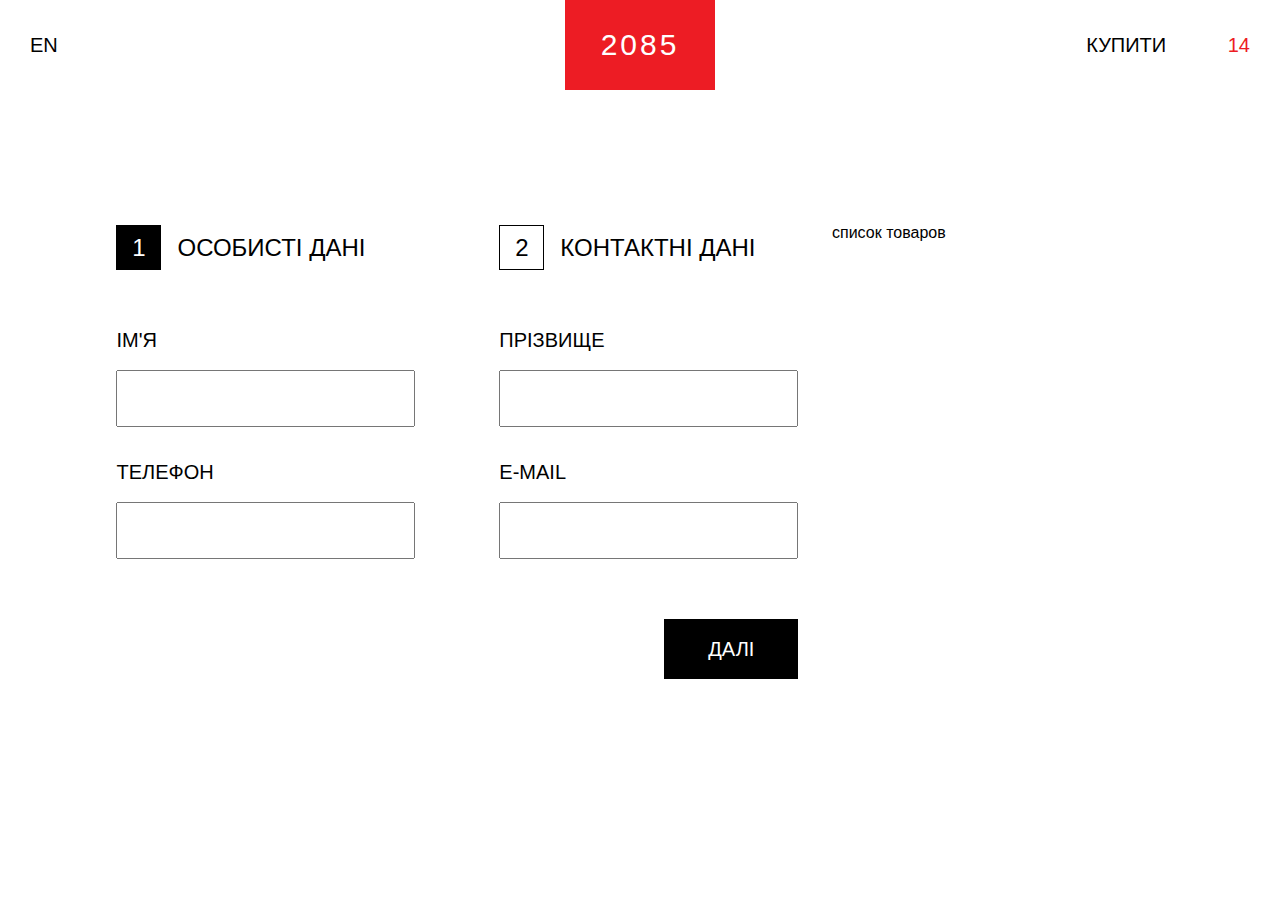
<file: html/order-personal.html>
<!DOCTYPE html>
<html lang="en">
<head>
    <meta charset="UTF-8">
    <meta http-equiv="X-UA-Compatible" content="IE=edge">
    <meta name="viewport" content="width=device-width, initial-scale=1.0">
    <title>2085</title>
    <link rel="stylesheet" href="../css/main.css">
</head>
<body>
    <nav class="nav">
    <div class="navbar">
        <a href="#" class="navbar-lang navbar-link">EN</a>
        <a href="./" class="navbar-logo">2085</a>
        <a href="./order-personal.html" class="navbar-cart navbar-link">
            <span class="navbar-cart-text">купити</span>
            <span class="navbar-cart-number">14</span>
        </a>
        <div class="shop-basket">
    <div class="shop-basket-item">
        <div class="shop-basket-item-photo">
            <img class="shop-basket-item-photo-img" src="../img/beer/2085-1.png" alt="shop-basket-item-img">
        </div>
        <div class="shop-basket-item-content">
            <p class="shop-basket-item-name">2085-3 Hoppy Mexican Lager</p>
            <p class="shop-basket-item-price">
                <span>49</span>
                <span>uah</span>
            </p>
            <div class="shop-basket-item-counter">
                <span></span>
                <span>1</span>
                <span></span>
            </div>
            <div class="shop-basket-item-delete"></div>
        </div>
    </div>
    <div class="shop-basket-sum">
        <span>Загальна сума:</span>
        <span class="shop-basket-sum-number">
            <span>49</span>
            <span>uah</span>
        </span>
    </div>
    <a href="#" class="shop-basket-btn">оформити замовлення</a>
</div>
    </div>
    <div class="nav-ticker">
        <div class="nav-ticker-content">
            <a href="#" class="nav-ticker-link">INSTAGRAM</a>
            <a href="#" class="nav-ticker-link">TELEGRAM</a>
            <a href="#" class="nav-ticker-link">TEL: +38 099 222 33 44</a>
            <a href="#" class="nav-ticker-link">INSTAGRAM</a>
            <a href="#" class="nav-ticker-link">TELEGRAM</a>
            <a href="#" class="nav-ticker-link">TEL: +38 099 222 33 44</a>
        </div>
    </div>
</nav>
    <section class="order">
    <div class="order-form">
        <!-- <div class="order-form-tabs"> -->
            <div class="order-form-tabs-item selected">
                <span class="order-form-tabs-item-num">1</span>
                <span>особисті дані</span>
            </div>
            <div class="order-form-tabs-item">
                <span class="order-form-tabs-item-num">2</span>
                <span>контактні дані</span>
            </div>
        <!-- </div> -->
        <!-- <div class="order-form-content"> -->
            <div class="order-form-item">
                <label for="" class="order-form-label">ім'я</label>
                <input type="text" class="order-form-input">
            </div>
            <div class="order-form-item">
                <label for="" class="order-form-label">прізвище</label>
                <input type="text" class="order-form-input">
            </div>
            <div class="order-form-item">
                <label for="" class="order-form-label">телефон</label>
                <input type="text" class="order-form-input">
            </div>
            <div class="order-form-item">
                <label for="" class="order-form-label">e-mail</label>
                <input type="text" class="order-form-input">
            </div>
            <div></div>
            <a href="./order-contacts.html" class="order-form-btn">далі</a>
        <!-- </div> -->
    </div>
    <div class="order-list">список товаров</div>
</section>
</body>
</html>
</file>
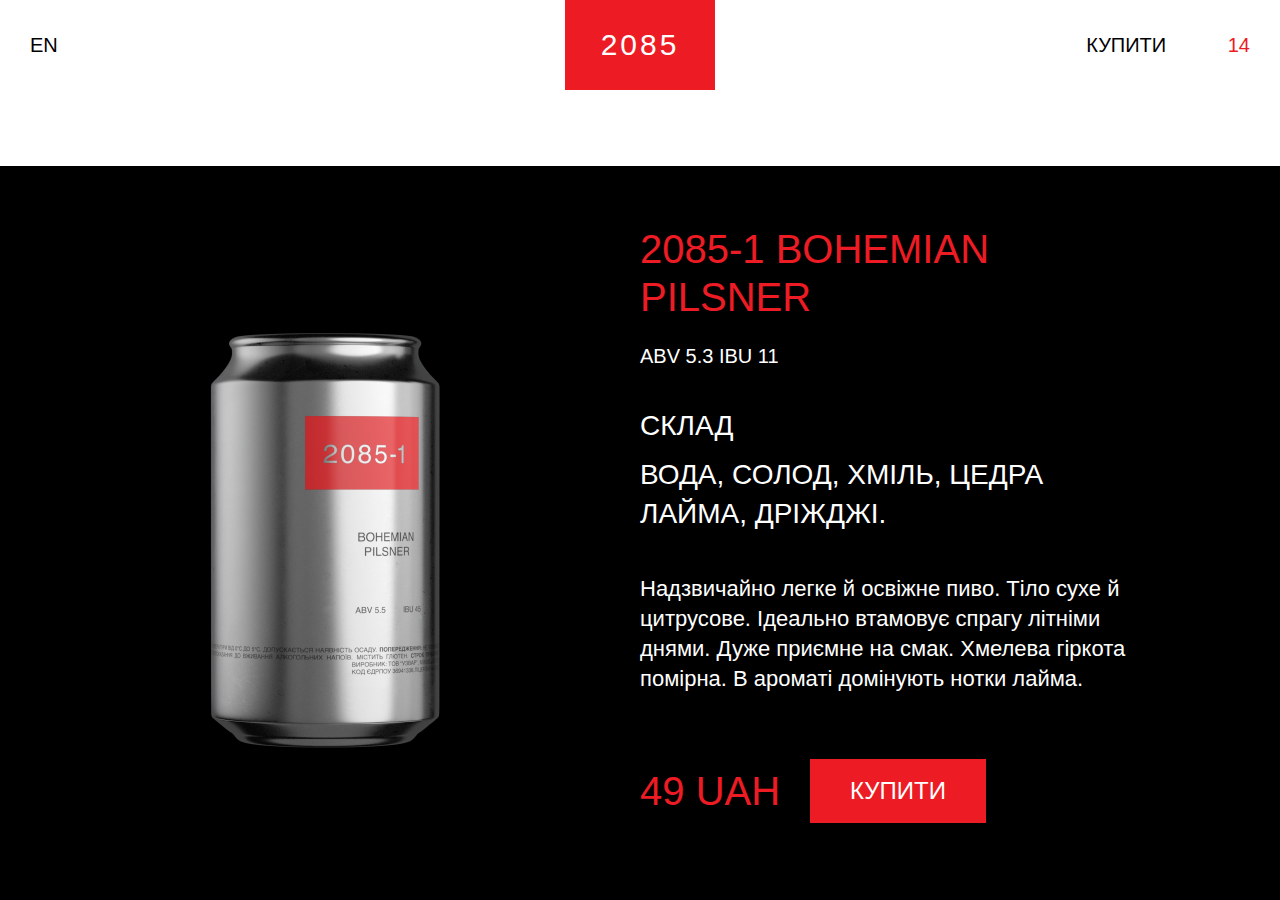
<file: html/product-page.html>
<!DOCTYPE html>
<html lang="en">
<head>
    <meta charset="UTF-8">
    <meta http-equiv="X-UA-Compatible" content="IE=edge">
    <meta name="viewport" content="width=device-width, initial-scale=1.0">
    <title>2085</title>
    <link rel="stylesheet" href="../css/main.css">
</head>
<body>
    <nav class="nav">
    <div class="navbar">
        <a href="#" class="navbar-lang navbar-link">EN</a>
        <a href="./" class="navbar-logo">2085</a>
        <a href="./order-personal.html" class="navbar-cart navbar-link">
            <span class="navbar-cart-text">купити</span>
            <span class="navbar-cart-number">14</span>
        </a>
        <div class="shop-basket">
    <div class="shop-basket-item">
        <div class="shop-basket-item-photo">
            <img class="shop-basket-item-photo-img" src="../img/beer/2085-1.png" alt="shop-basket-item-img">
        </div>
        <div class="shop-basket-item-content">
            <p class="shop-basket-item-name">2085-3 Hoppy Mexican Lager</p>
            <p class="shop-basket-item-price">
                <span>49</span>
                <span>uah</span>
            </p>
            <div class="shop-basket-item-counter">
                <span></span>
                <span>1</span>
                <span></span>
            </div>
            <div class="shop-basket-item-delete"></div>
        </div>
    </div>
    <div class="shop-basket-sum">
        <span>Загальна сума:</span>
        <span class="shop-basket-sum-number">
            <span>49</span>
            <span>uah</span>
        </span>
    </div>
    <a href="#" class="shop-basket-btn">оформити замовлення</a>
</div>
    </div>
    <div class="nav-ticker">
        <div class="nav-ticker-content">
            <a href="#" class="nav-ticker-link">INSTAGRAM</a>
            <a href="#" class="nav-ticker-link">TELEGRAM</a>
            <a href="#" class="nav-ticker-link">TEL: +38 099 222 33 44</a>
            <a href="#" class="nav-ticker-link">INSTAGRAM</a>
            <a href="#" class="nav-ticker-link">TELEGRAM</a>
            <a href="#" class="nav-ticker-link">TEL: +38 099 222 33 44</a>
        </div>
    </div>
</nav>
    <section class="product-info">
    <div>
        <div class="product-info-fixed">
            <img src="../img/beer/2085-1.png" alt="product-img" class="product-info-img">
        </div>
    </div>
    <div class="product-info-content">
        <h3 class="product-info-name">2085-1 BOHEMIAN PILSNER</h3>
        <p class="product-info-density">ABV 5.3 IBU 11</p>
        <p class="product-info-consist">Склад</p>
        <p class="product-info-consist">Вода, солод, хміль, цедра лайма, дріжджі.</p>
        <p class="product-info-descript">Надзвичайно легке й освіжне пиво. Тіло сухе й цитрусове. Ідеально втамовує спрагу літніми днями. Дуже приємне на смак. Хмелева гіркота помірна. В ароматі домінують нотки лайма.</p>
        <div class="product-info-purchase">
            <p class="product-info-price">
                <span>49</span>
                <span>uah</span>
            </p>
            <a href="#" class="product-info-btn">купити</a>
        </div>
    </div>
</section>
</body>
</html>
</file>
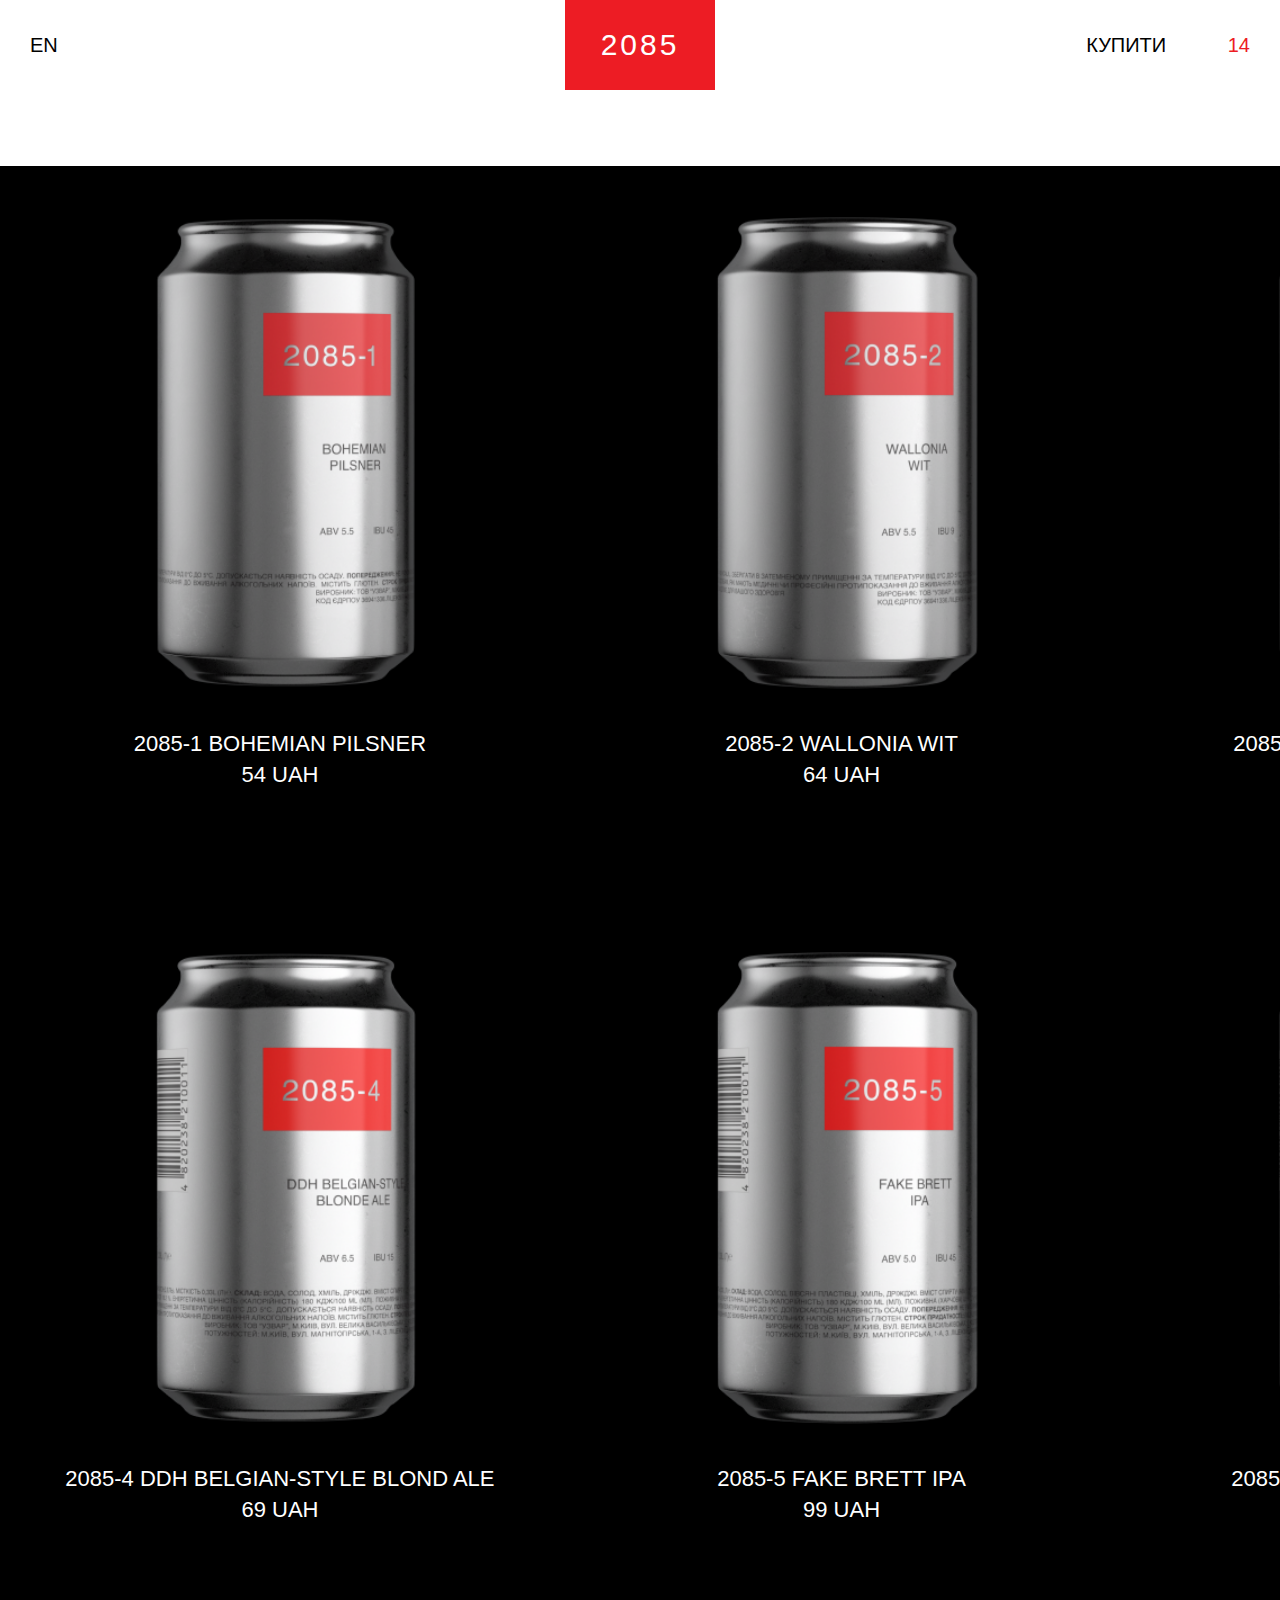
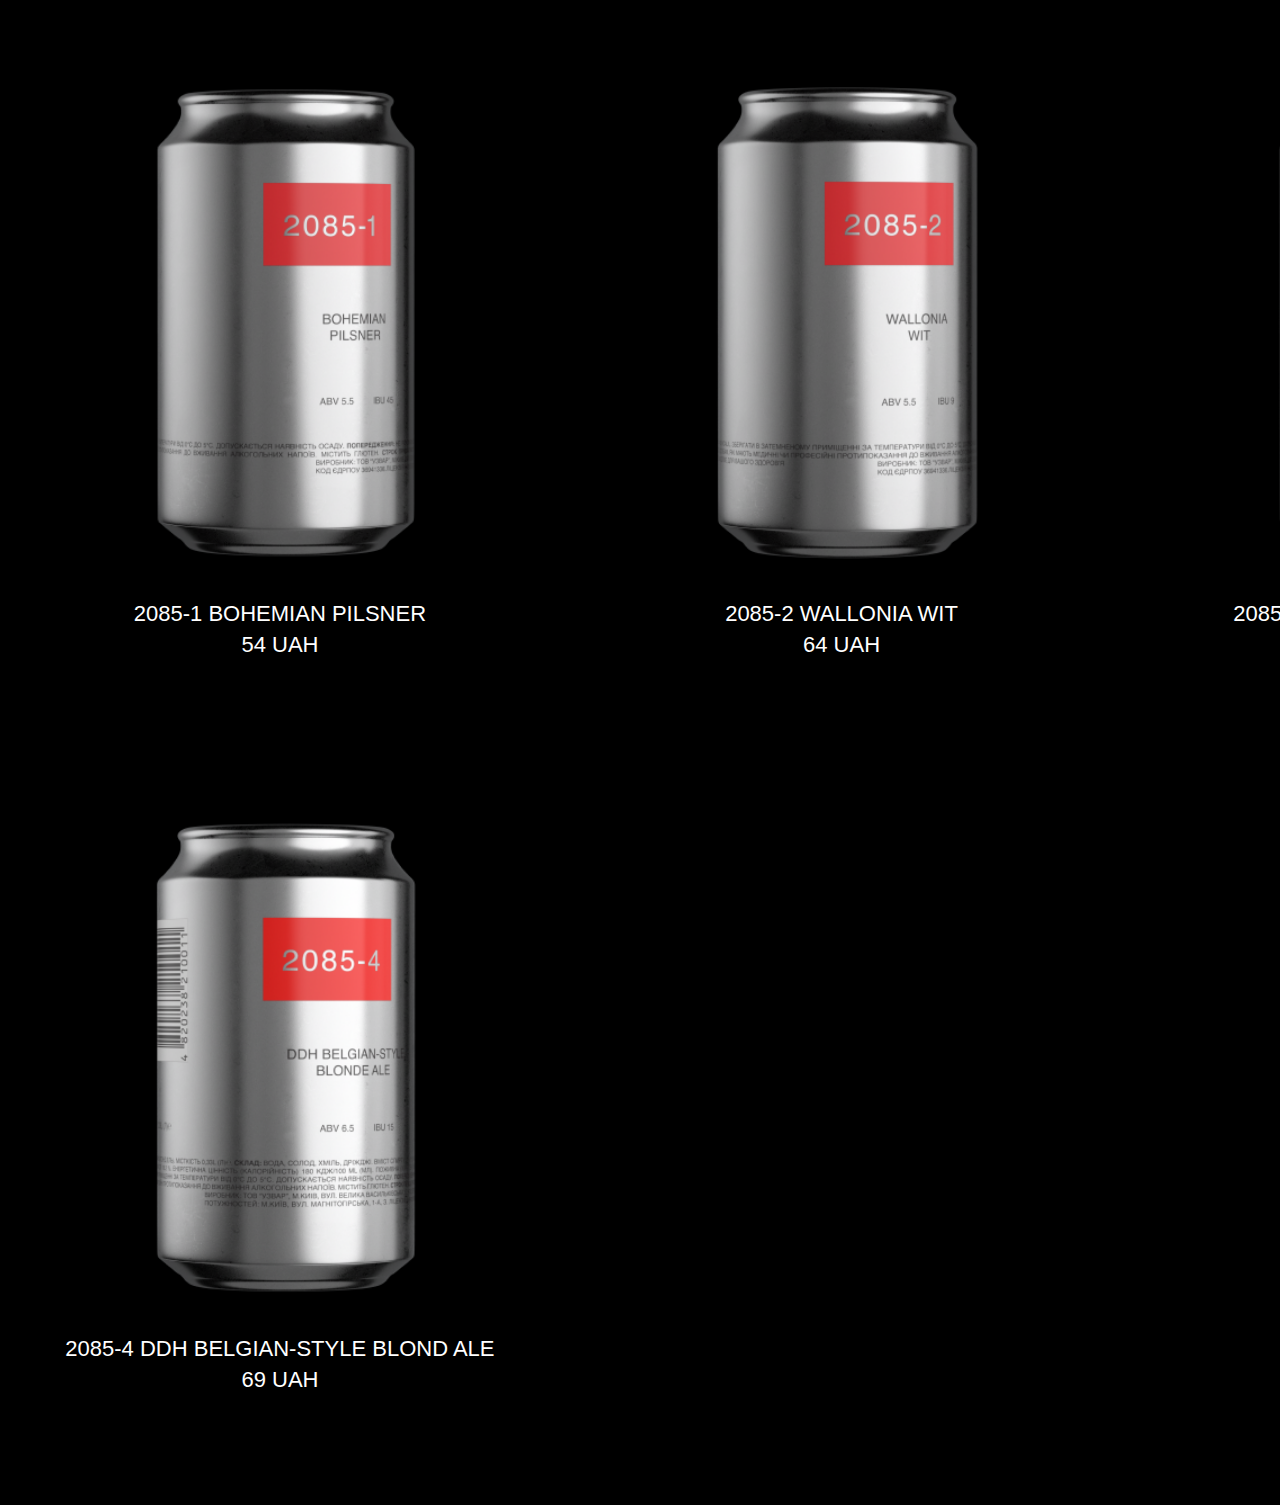
<file: html/shop.html>
<!DOCTYPE html>
<html lang="en">
<head>
    <meta charset="UTF-8">
    <meta http-equiv="X-UA-Compatible" content="IE=edge">
    <meta name="viewport" content="width=device-width, initial-scale=1.0">
    <title>2085</title>
    <link rel="stylesheet" href="../css/main.css">
</head>
<body>
    <nav class="nav">
    <div class="navbar">
        <a href="#" class="navbar-lang navbar-link">EN</a>
        <a href="./" class="navbar-logo">2085</a>
        <a href="./order-personal.html" class="navbar-cart navbar-link">
            <span class="navbar-cart-text">купити</span>
            <span class="navbar-cart-number">14</span>
        </a>
        <div class="shop-basket">
    <div class="shop-basket-item">
        <div class="shop-basket-item-photo">
            <img class="shop-basket-item-photo-img" src="../img/beer/2085-1.png" alt="shop-basket-item-img">
        </div>
        <div class="shop-basket-item-content">
            <p class="shop-basket-item-name">2085-3 Hoppy Mexican Lager</p>
            <p class="shop-basket-item-price">
                <span>49</span>
                <span>uah</span>
            </p>
            <div class="shop-basket-item-counter">
                <span></span>
                <span>1</span>
                <span></span>
            </div>
            <div class="shop-basket-item-delete"></div>
        </div>
    </div>
    <div class="shop-basket-sum">
        <span>Загальна сума:</span>
        <span class="shop-basket-sum-number">
            <span>49</span>
            <span>uah</span>
        </span>
    </div>
    <a href="#" class="shop-basket-btn">оформити замовлення</a>
</div>
    </div>
    <div class="nav-ticker">
        <div class="nav-ticker-content">
            <a href="#" class="nav-ticker-link">INSTAGRAM</a>
            <a href="#" class="nav-ticker-link">TELEGRAM</a>
            <a href="#" class="nav-ticker-link">TEL: +38 099 222 33 44</a>
            <a href="#" class="nav-ticker-link">INSTAGRAM</a>
            <a href="#" class="nav-ticker-link">TELEGRAM</a>
            <a href="#" class="nav-ticker-link">TEL: +38 099 222 33 44</a>
        </div>
    </div>
</nav>
    <section class="products">
    <a href="./product-page.html" class="products-item">
    <img src="../img/beer/2085-1.png" alt="image" class="products-item-img">
    <div class="products-item-descript">
        <p class="products-item-text">2085-1 BOHEMIAN PILSNER</p>
        <p class="products-item-text">
            <span>54</span>
            <span>UAH</span>
        </p>
    </div>
</a><a href="./product-page.html" class="products-item">
    <img src="../img/beer/2085-2.png" alt="image" class="products-item-img">
    <div class="products-item-descript">
        <p class="products-item-text">2085-2 WALLONIA WIT</p>
        <p class="products-item-text">
            <span>64</span>
            <span>UAH</span>
        </p>
    </div>
</a><a href="./product-page.html" class="products-item">
    <img src="../img/beer/2085-3.png" alt="image" class="products-item-img">
    <div class="products-item-descript">
        <p class="products-item-text">2085-3 HOPPY MEXICAN LAGER</p>
        <p class="products-item-text">
            <span>52</span>
            <span>UAH</span>
        </p>
    </div>
</a><a href="./product-page.html" class="products-item">
    <img src="../img/beer/2085-4.png" alt="image" class="products-item-img">
    <div class="products-item-descript">
        <p class="products-item-text">2085-4 DDH BELGIAN-STYLE BLOND ALE</p>
        <p class="products-item-text">
            <span>69</span>
            <span>UAH</span>
        </p>
    </div>
</a><a href="./product-page.html" class="products-item">
    <img src="../img/beer/2085-5.png" alt="image" class="products-item-img">
    <div class="products-item-descript">
        <p class="products-item-text">2085-5 FAKE BRETT IPA</p>
        <p class="products-item-text">
            <span>99</span>
            <span>UAH</span>
        </p>
    </div>
</a><a href="./product-page.html" class="products-item">
    <img src="../img/beer/2085-6.png" alt="image" class="products-item-img">
    <div class="products-item-descript">
        <p class="products-item-text">2085-6 IRISH-STYLE DRY STOUT</p>
        <p class="products-item-text">
            <span>72</span>
            <span>UAH</span>
        </p>
    </div>
</a><a href="./product-page.html" class="products-item">
    <img src="../img/beer/2085-1.png" alt="image" class="products-item-img">
    <div class="products-item-descript">
        <p class="products-item-text">2085-1 BOHEMIAN PILSNER</p>
        <p class="products-item-text">
            <span>54</span>
            <span>UAH</span>
        </p>
    </div>
</a><a href="./product-page.html" class="products-item">
    <img src="../img/beer/2085-2.png" alt="image" class="products-item-img">
    <div class="products-item-descript">
        <p class="products-item-text">2085-2 WALLONIA WIT</p>
        <p class="products-item-text">
            <span>64</span>
            <span>UAH</span>
        </p>
    </div>
</a><a href="./product-page.html" class="products-item">
    <img src="../img/beer/2085-3.png" alt="image" class="products-item-img">
    <div class="products-item-descript">
        <p class="products-item-text">2085-3 HOPPY MEXICAN LAGER</p>
        <p class="products-item-text">
            <span>52</span>
            <span>UAH</span>
        </p>
    </div>
</a><a href="./product-page.html" class="products-item">
    <img src="../img/beer/2085-4.png" alt="image" class="products-item-img">
    <div class="products-item-descript">
        <p class="products-item-text">2085-4 DDH BELGIAN-STYLE BLOND ALE</p>
        <p class="products-item-text">
            <span>69</span>
            <span>UAH</span>
        </p>
    </div>
</a>
</section>
</body>
</html>
</file>
<file: css/main.css>
@font-face{font-family:HelveticaNeue;src:url(../fonts/HelveticaNeue/HelveticaNeue.eot);src:url(../fonts/HelveticaNeue/HelveticaNeue.eot?#iefix) format("embedded-opentype"),url(../fonts/HelveticaNeue/HelveticaNeue.woff) format("woff"),url(../fonts/HelveticaNeue/HelveticaNeue.ttf) format("truetype"),url(../fonts/HelveticaNeue/HelveticaNeue.svg#HelveticaNeue) format("svg");font-weight:400;font-style:normal}@font-face{font-family:HelveticaNeue;src:url(../fonts/HelveticaNeue/HelveticaNeue-Bold.eot);src:url(../fonts/HelveticaNeue/HelveticaNeue-Bold.eot?#iefix) format("embedded-opentype"),url(../fonts/HelveticaNeue/HelveticaNeue-Bold.woff) format("woff"),url(../fonts/HelveticaNeue/HelveticaNeue-Bold.ttf) format("truetype"),url(../fonts/HelveticaNeue/HelveticaNeue-Bold.svg#HelveticaNeue) format("svg");font-weight:700;font-style:normal}@font-face{font-family:HelveticaNeue;src:url(../fonts/HelveticaNeue/HelveticaNeue-Thin.eot);src:url(../fonts/HelveticaNeue/HelveticaNeue-Thin.eot?#iefix) format("embedded-opentype"),url(../fonts/HelveticaNeue/HelveticaNeue-Thin.woff) format("woff"),url(../fonts/HelveticaNeue/HelveticaNeue-Thin.ttf) format("truetype"),url(../fonts/HelveticaNeue/HelveticaNeue-Thin.svg#HelveticaNeue) format("svg");font-weight:100;font-style:normal}a,abbr,acronym,address,applet,article,aside,audio,b,big,blockquote,body,canvas,caption,center,cite,code,dd,del,details,dfn,div,dl,dt,em,embed,fieldset,figcaption,figure,footer,form,h1,h2,h3,h4,h5,h6,header,hgroup,html,i,iframe,img,ins,kbd,label,legend,li,mark,menu,nav,object,ol,output,p,pre,q,ruby,s,samp,section,small,span,strike,strong,sub,summary,sup,table,tbody,td,tfoot,th,thead,time,tr,tt,u,ul,var,video{margin:0;padding:0;border:0;font-size:100%;font:inherit;vertical-align:baseline;box-sizing:border-box}article,aside,details,figcaption,figure,footer,header,hgroup,menu,nav,section{display:block}body{line-height:1;font-family:Helvetica,sans-serif}ol,ul{list-style:none}blockquote,q{quotes:none}blockquote:after,blockquote:before,q:after,q:before{content:'';content:none}table{border-collapse:collapse;border-spacing:0}.container{max-width:1200px;margin:0 auto}.nav{position:fixed;top:0;left:0;width:100%;background-color:#fff;z-index:1}.navbar{position:relative;display:grid;grid-template-columns:1fr auto 1fr;align-items:center;padding:0 30px}.navbar-link{color:#000;font-size:20px;text-decoration:none;text-transform:uppercase;transition:.4s}.navbar-link:hover{color:#ed1c24}.navbar-lang{justify-self:start}.navbar-logo{color:#fff;background-color:#ed1c24;font-size:30px;padding:30px 36px;letter-spacing:3px;text-transform:uppercase;text-decoration:none;justify-self:center}.navbar-cart{justify-self:end}.navbar-cart-text{margin-right:56px}@media (max-width:475px){.navbar-logo{padding:25px 30px}.navbar-cart-text{display:none}}.navbar-cart-number{color:#ed1c24}.nav-ticker{padding:22px 0;white-space:nowrap;overflow:hidden}@media (max-width:475px){.nav-ticker{padding:15px 0}}.nav-ticker-content{display:inline-block;padding-left:100%;animation:40s linear infinite ticker}.nav-ticker-content:hover{animation-play-state:paused}.nav-ticker-link{color:#000;font-size:32px;text-decoration:none;margin-right:20px;transition:.4s}.nav-ticker-link:hover{color:#ed1c24}@keyframes ticker{0%{transform:translate(0,0)}100%{transform:translate(-100%,0)}}.main-menu{display:grid;grid-template-columns:repeat(2,1fr);height:calc(100vh - 165px);margin-top:165px}@media (max-width:475px){.nav-ticker-link{font-size:24px}.main-menu{grid-template-columns:1fr;height:calc(100vh - 134px)}}.main-menu-item{display:grid;justify-content:center;align-content:center;font-size:75px;text-transform:uppercase;text-decoration:none;color:#fff;transition:.4s}.main-menu-item._1{background-color:#000}.main-menu-item._1:hover{color:#ed1c24}.main-menu-item._2{background-color:#ed1c24}.main-menu-item._2:hover{color:#000}.about-us{display:grid;grid-template-columns:repeat(2,1fr);margin-top:165px}.about-us-img{position:fixed;top:165px;left:0;width:50%;height:calc(100vh - 165px);background:url(../img/about-us.png) center/cover no-repeat}.about-us-content{padding:40px 60px}@media (max-width:475px){.about-us{grid-template-columns:1fr}.about-us-img{width:100%;max-height:50vh}.about-us-content{padding:50vh 40px 20px}}.about-us-heading{font-size:28px;color:#ed1c24;margin-bottom:30px;text-transform:uppercase}.about-us-text{font-size:28px;color:#000;line-height:1.2;margin-bottom:40px}.about-us-text._bold{font-weight:700}.products{background-color:#000;margin-top:165px;display:grid;grid-template-columns:repeat(3,1fr)}.product-info{display:grid;grid-template-columns:repeat(2,1fr);background-color:#000;margin-top:165px;min-height:calc(100vh - 165px)}.product-info-fixed{position:fixed;top:165px;left:0;height:calc(100vh - 165px);width:50%;display:grid;justify-content:center;align-content:center}.product-info-content{max-width:40vw;padding:60px 0}.product-info-name{font-size:40px;line-height:1.2;color:#ed1c24;text-transform:uppercase}.product-info-density{font-size:20px;color:#fff;text-transform:uppercase;margin:25px 0 40px}.product-info-consist{font-size:28px;line-height:1.4;color:#fff;text-transform:uppercase;margin-bottom:10px}.product-info-descript{font-size:22px;line-height:30px;color:#fff;margin-top:40px}.product-info-purchase{display:inline-grid;grid-template-columns:1fr auto;align-items:center;margin-top:65px}.product-info-price{font-size:40px;color:#ed1c24;text-transform:uppercase;margin-right:30px}.product-info-btn{font-size:24px;padding:20px 40px;color:#fff;background-color:#ed1c24;text-transform:uppercase;text-decoration:none}.order{display:grid;grid-template-columns:65% 35%;margin-top:165px;padding-top:60px}.order-form{padding:0 14%;display:grid;grid-template-columns:1fr 1fr;grid-column-gap:14%}.order-form-tabs-item{display:grid;align-items:center;grid-template-columns:repeat(2,auto);justify-content:start;font-size:24px;color:#000;text-transform:uppercase;margin-bottom:60px}.order-form-tabs-item-num{display:grid;justify-content:center;align-items:center;width:45px;height:45px;border:1px solid #000;margin-right:16px;transition:.4s}.order-form-tabs-item.selected .order-form-tabs-item-num{color:#fff;background-color:#000}.order-form-item{display:flex;flex-direction:column}.order-form-label{display:inline-block;width:100%;font-size:20px;text-transform:uppercase;margin-bottom:20px}.order-form-input{padding:15px;font-size:20px;margin-bottom:35px;box-sizing:border-box}.order-form-btn{display:inline-block;font-size:20px;padding:20px 44px;color:#fff;background-color:#000;text-transform:uppercase;text-decoration:none;outline:0;margin-top:25px;justify-self:end;align-self:baseline}.order-list{padding-right:14%}.order-list-item{display:grid;grid-template-columns:135px auto;margin-bottom:10px}.order-list-item-photo{display:grid;justify-content:center;align-items:center;padding:5px;background-color:#000;height:135px;text-align:center}.order-list-item-photo-img{max-height:100%;max-width:100%}.order-list-item-content{display:grid;grid-template-columns:auto auto;grid-gap:5px;padding:10px 0 10px 25px;font-size:16px;text-transform:uppercase}.order-list-item-name{line-height:1.2}.order-list-item-price{justify-self:end}.order-list-item-counter{display:grid;grid-template-columns:repeat(3,auto);align-items:center;justify-content:start}.order-list-item-counter-num{font-size:12px;margin:0 10px}.order-list-item-counter-btn{position:relative;width:25px;height:25px;border:1px solid #000}.order-list-item-counter-btn::before{content:'';position:absolute;width:9px;height:1px;background-color:#000;top:11px;left:7px}.order-list-item-counter-btn._plus::after{content:'';position:absolute;width:1px;height:9px;background-color:#000;top:7px;left:11px}.order-list-sum{display:grid;grid-template-columns:repeat(2,auto);font-size:20px;text-transform:uppercase;margin-top:30px}.order-list-sum-number{justify-self:end}.products-item{display:grid;grid-template-rows:75% 25%;text-align:center;height:calc(100vh - 165px);color:#fff;text-transform:uppercase;text-decoration:none;transition:.4s;box-sizing:border-box;padding:15px}.products-item:hover{color:#ed1c24}.products-item-img{height:100%;background:center/cover no-repeat;margin:0 auto}.products-item-descript{padding-top:20px}.products-item-text{font-size:22px;line-height:1.4}.shop-basket{display:none;position:absolute;top:100%;right:0;width:300px;font-size:12px;text-transform:uppercase;background-color:#fff;z-index:10}.shop-basket-item{display:grid;grid-template-columns:110px auto}.shop-basket-item-photo{background-color:#000;height:100px;padding:10px;text-align:center}.shop-basket-item-photo-img{max-height:100%;max-width:100%}.shop-basket-item-content{display:grid;grid-template-columns:auto auto;grid-gap:5px;padding:15px}.shop-basket-item-name{line-height:1.2}.shop-basket-sum{display:grid;grid-template-columns:repeat(2,auto);padding:20px}.shop-basket-sum-number{justify-self:end}.shop-basket-btn{display:inline-block;padding:16px 0;width:100%;color:#fff;background-color:#ed1c24;text-align:center;text-decoration:none}
</file>
